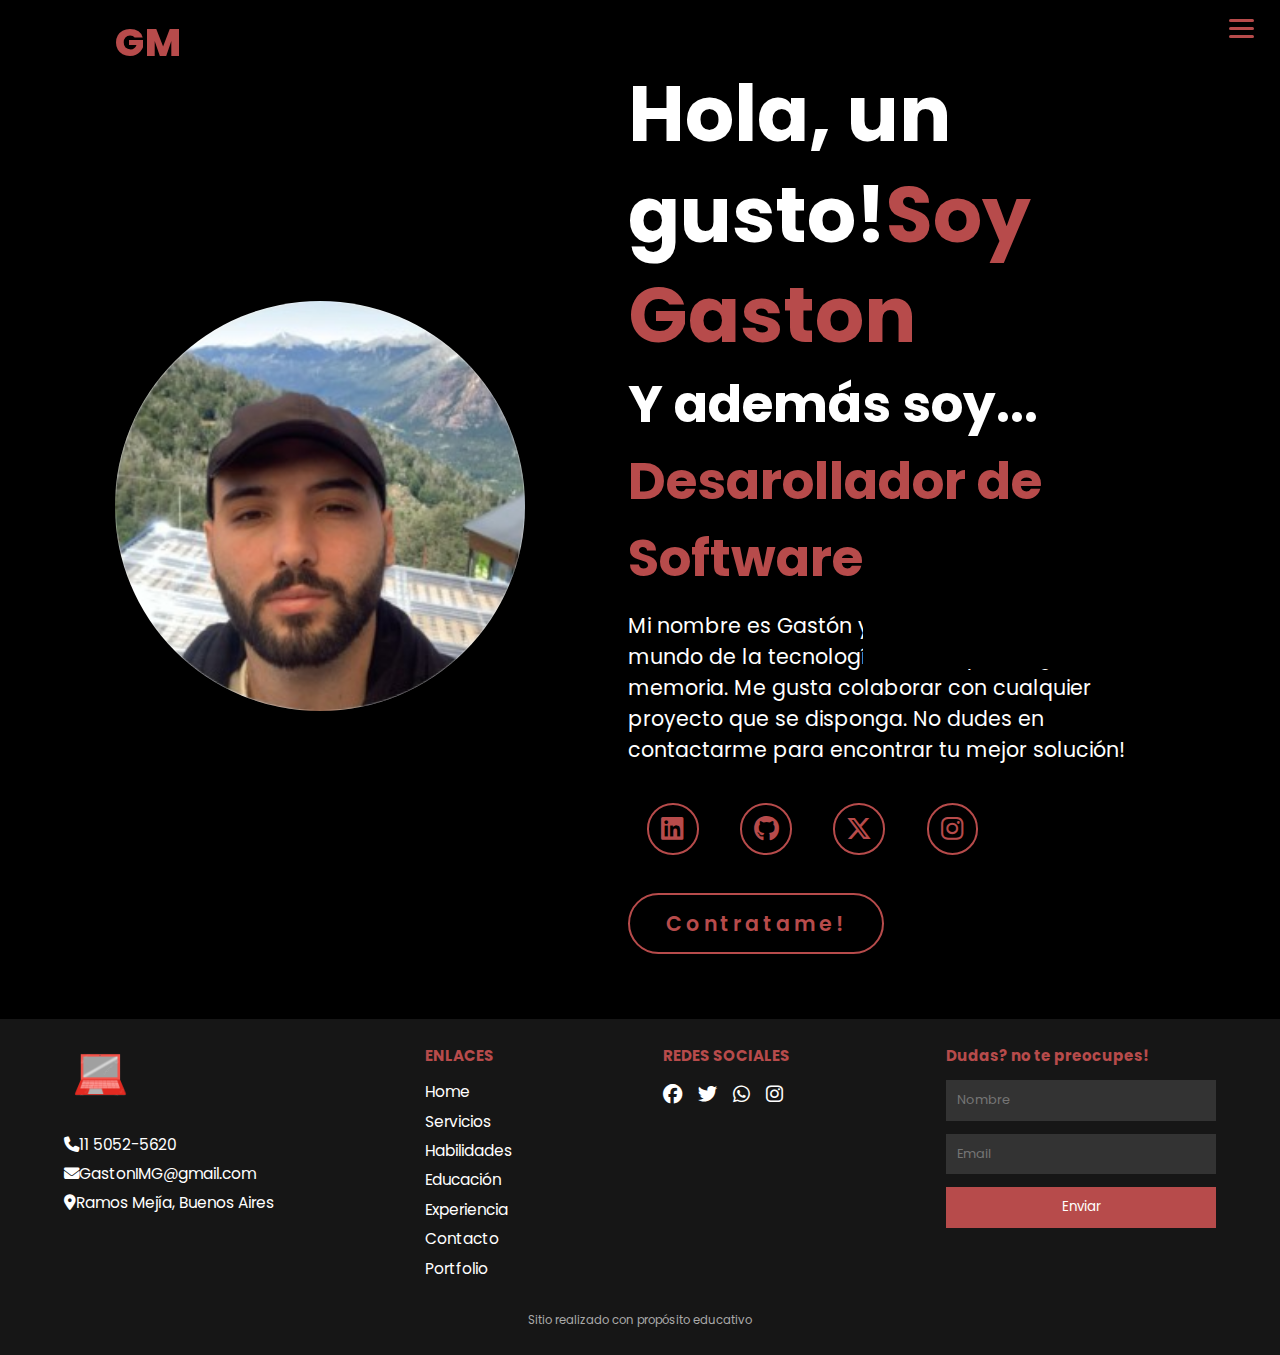
<file: index.html>
<!DOCTYPE html>
<html lang="es">
<head>
    <meta charset="UTF-8">
    <meta name="viewport" content="width=device-width, initial-scale=1.0">
    <link rel="stylesheet" href="https://cdnjs.cloudflare.com/ajax/libs/font-awesome/6.5.2/css/all.min.css">
    <link rel="stylesheet" href="https://cdnjs.cloudflare.com/ajax/libs/font-awesome/6.6.0/css/all.min.css" integrity="sha512-Kc323vGBEqzTmouAECnVceyQqyqdsSiqLQISBL29aUW4U/M7pSPA/gEUZQqv1cwx4OnYxTxve5UMg5GT6L4JJg==" crossorigin="anonymous" referrerpolicy="no-referrer">
    <link rel="stylesheet" href="./estilos.css">
    <title>Gaston Martinez</title>
</head>
<body>
    <header>
        <a href="./index.html" class="logo">GM</a>
        <button class="hamburger-menu" aria-label="Toggle navigation">
            <span></span>
            <span></span>
            <span></span>
        </button>
        <nav>
            <a href="./index.html" class="active">Home</a>
            <a href="./pages/servicios.html">Servicios</a>
            <a href="./pages/habilidades.html">Habilidades</a>
            <a href="./pages/educacion.html">Educación</a>
            <a href="./pages/experiencia.html">Experiencia</a>
            <a href="./pages/contacto.html">Contacto</a>
            <a href="./pages/portfolio.html">Portfolio</a>
        </nav>
    </header>
    <main>
        <section class="home">
            <div class="home-img">
                <img src="./img/foto.jpg" alt="">
            </div>
            <div class="home-contenido">
                <h1>Hola, un gusto!<span>Soy Gaston</span></h1>
                <h3 class="texto">Y además soy... <span></span></h3>
                <p>Mi nombre es Gastón y soy un apasionado al mundo de la tecnología desde que tengo memoria. Me gusta colaborar con cualquier proyecto que se disponga. No dudes en contactarme para encontrar tu mejor solución!</p>
                <div class="iconos-redes">
                    <a href="https://www.linkedin.com/in/gaston-mart%C3%ADnez-25b370313/" target="_blank"><i class="fa-brands fa-linkedin"></i></a>
                    <a href="https://github.com/GastonIMG" target="_blank"><i class="fa-brands fa-github"></i></a>
                    <a href="https://x.com/GastonDev_"><i class="fa-brands fa-x-twitter"></i></a>
                    <a href="https://www.instagram.com/gastondev_/"><i class="fa-brands fa-instagram"></i></a>
                </div>
                <a href="https://w.app/W0iQK4" class="btn" target="_blank">Contratame!</a>
            </div>
        </section>
    </main>
    <footer class="footer">
        <div class="contenedor">
          <!-- Contacto -->
          <div class="contacto">
            <img src="./img/logo_pc.png" alt="Icono Chat" class="icono-contacto">
            <ul>
              <li><i class="fas fa-phone"></i>11 5052-5620</li>
              <li><i class="fas fa-envelope"></i>GastonIMG@gmail.com</li>
              <li><i class="fas fa-map-marker-alt"></i>Ramos Mejía, Buenos Aires</li>
            </ul>
          </div>
      
          <!-- Enlaces -->
          <div class="enlaces">
            <h3>ENLACES</h3>
            <ul>
                <li><a href="./index.html" class="active">Home</a></li>
                <li><a href="./pages/servicios.html">Servicios</a></li>
                <li><a href="./pages/habilidades.html">Habilidades</a></li>
                <li><a href="./pages/educacion.html">Educación</a></li>
                <li><a href="./pages/experiencia.html">Experiencia</a></li>
                <li><a href="./pages/contacto.html">Contacto</a></li>
                <li><a href="./pages/portfolio.html">Portfolio</a></li>
            </ul>
          </div>
      
          <!-- Redes Sociales -->
          <div class="redes-sociales">
            <h3>REDES SOCIALES</h3>
            <div class="iconos">
              <a href="https://www.facebook.com/gaston.martinez.5648" target="_blank"><i class="fab fa-facebook"></i></a>
              <a href="https://x.com/GastonDev_" target="_blank"><i class="fab fa-twitter"></i></a>
              <a href="https://w.app/W0iQK4" target="_blank"><i class="fab fa-whatsapp"></i></a>
              <a href="https://www.instagram.com/gastondev_/" target="_blank"><i class="fab fa-instagram"></i></a>
            </div>
          </div>
      
          
          <div class="newsletter">
            <h3>Dudas? no te preocupes!</h3>
            <form>
              <input type="text" placeholder="Nombre">
              <input type="email" placeholder="Email">
              <button type="submit">Enviar</button>
            </form>
          </div>
        </div>
        <div class="copyright">
          <p>Sitio realizado con propósito educativo</p>
        </div>
    </footer>
    <script src="./app.js"></script>
</body>
</html>
</file>
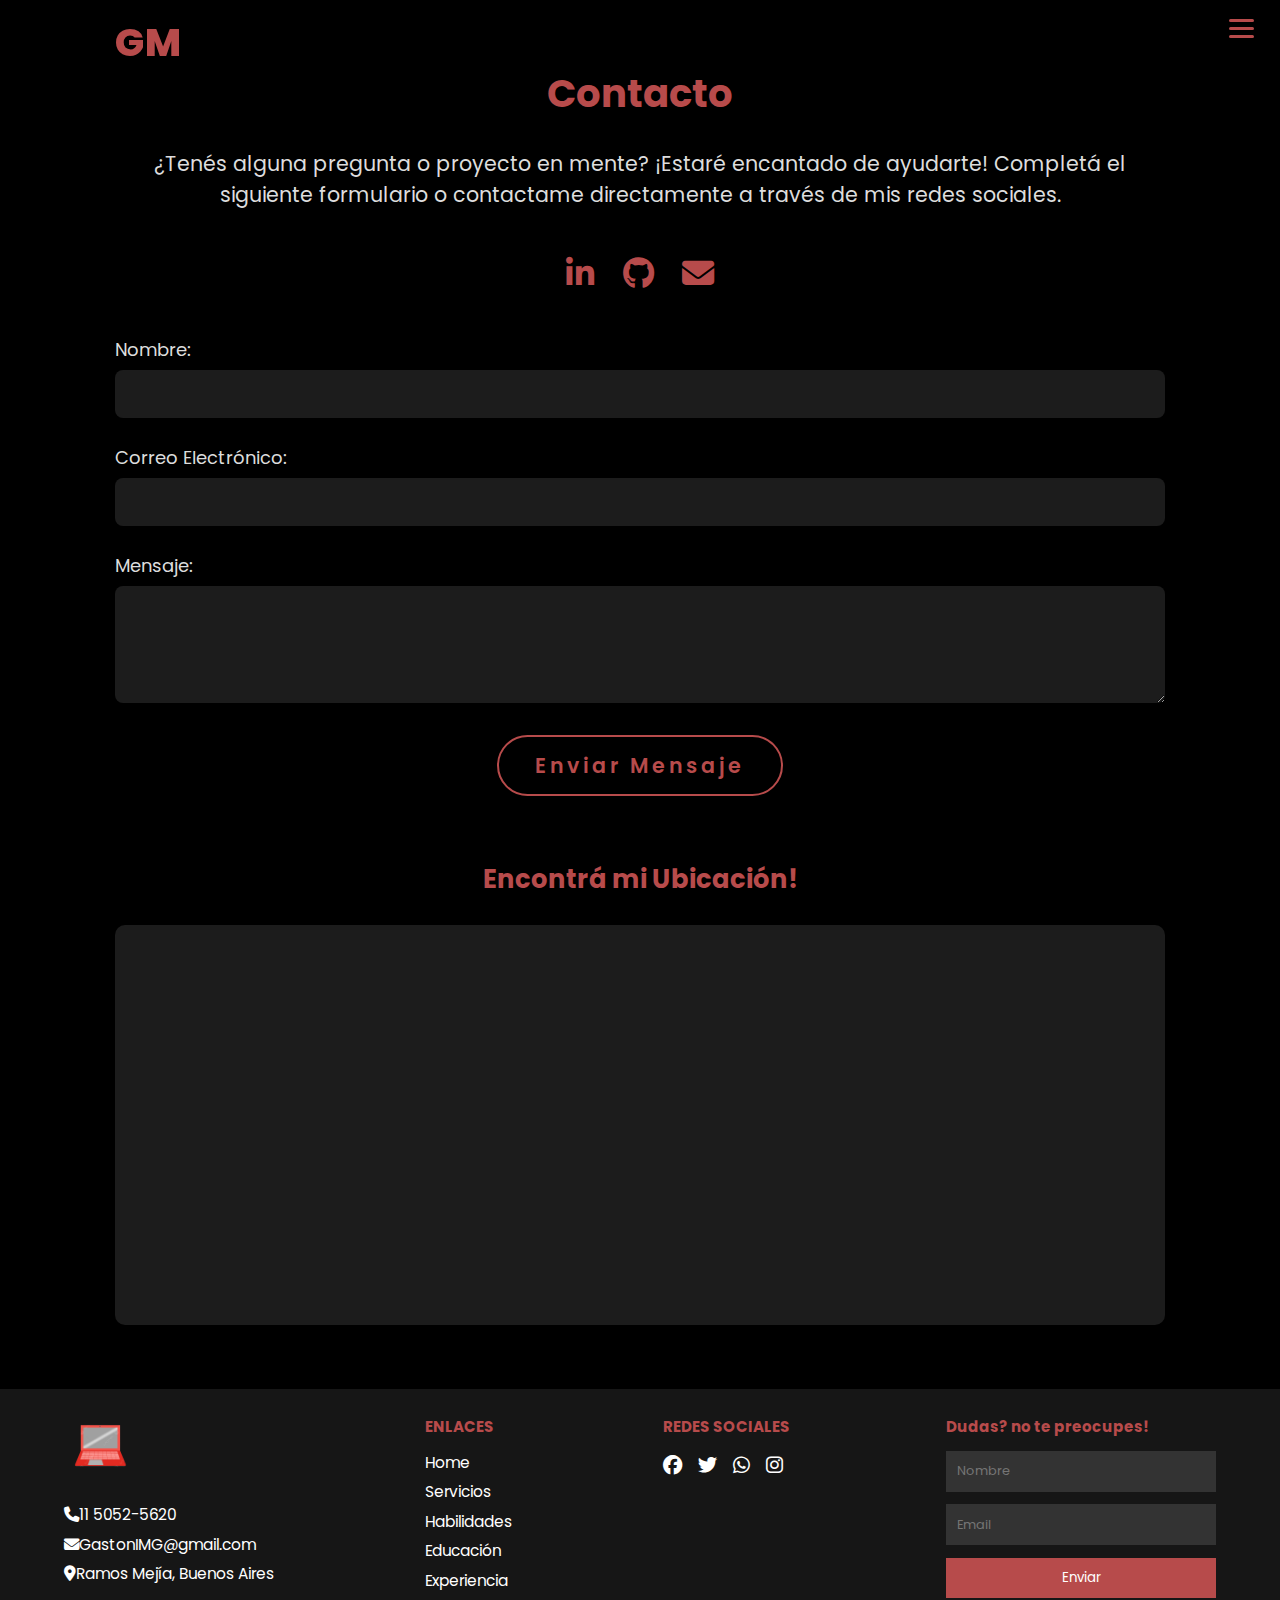
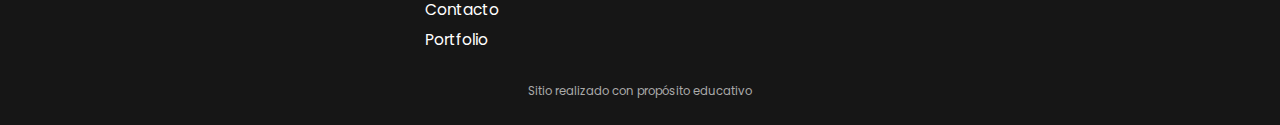
<file: pages/contacto.html>
<!DOCTYPE html>
<html lang="en">
<head>
    <meta charset="UTF-8">
    <meta name="viewport" content="width=device-width, initial-scale=1.0">
    <title>Contacto</title>
    <link rel="stylesheet" href="https://cdnjs.cloudflare.com/ajax/libs/font-awesome/6.5.2/css/all.min.css">
    <link rel="stylesheet" href="../estilos.css">
    <link rel="stylesheet" href="../css/contacto.css">
</head>
<body>
    <header>
        <a href="../index.html" class="logo">GM</a>
        <button class="hamburger-menu" aria-label="Toggle navigation">
            <span></span>
            <span></span>
            <span></span>
        </button>
        <nav>
            <a href="../index.html" class="activa">Home</a>
            <a href="../pages/servicios.html">Servicios</a>
            <a href="../pages/habilidades.html">Habilidades</a>
            <a href="../pages/educacion.html">Educación</a>
            <a href="../pages/experiencia.html">Experiencia</a>
            <a href="../pages/contacto.html">Contacto</a>
            <a href="../pages/portfolio.html">Portfolio</a>
        </nav>  
    </header>
    <main>
        <section id="contacto" class="contacto-section">
            <h2 class="contacto-title">Contacto</h2>
    
            <div class="contacto-info">
                <p class="contacto-description">
                ¿Tenés alguna pregunta o proyecto en mente? ¡Estaré encantado de ayudarte! Completá el siguiente formulario o contactame directamente a través de mis redes sociales.
                </p>
            
                <div class="contacto-socials">
                    <a href="https://www.linkedin.com/in/gaston-mart%C3%ADnez-25b370313/" target="_blank" class="social-icon">
                        <i class="fab fa-linkedin-in"></i>
                    </a>
                    <a href="https://github.com/GastonIMG" target="_blank" class="social-icon">
                        <i class="fab fa-github"></i>
                    </a>
                    <a href="https://mail.google.com/mail/u/0/#inbox" target="_blank" class="social-icon">
                        <i class="fas fa-envelope"></i>
                    </a>
                </div>
            </div>
    
            <div class="contacto-form">
                <form id="contactoForm">
                    <div class="input-group">
                        <label for="nombre">Nombre:</label>
                        <input type="text" id="nombre" name="nombre" required>
                        <small class="error" id="errorNombre"></small>
                    </div>
                    <div class="input-group">
                        <label for="email">Correo Electrónico:</label>
                        <input type="email" id="email" name="email" required>
                        <small class="error" id="errorEmail"></small>
                    </div>
                    <div class="input-group">
                        <label for="mensaje">Mensaje:</label>
                        <textarea id="mensaje" name="mensaje" rows="4" required></textarea>
                        <small class="error" id="errorMensaje"></small>
                    </div>
                    <button type="submit" class="btn">Enviar Mensaje</button>
                </form>
            </div>
            
    
            <div class="contacto-map">
                <h3 class="map-title">Encontrá mi Ubicación!</h3>
                <div id="mapa" class="mapa-container">
                    <iframe src="https://www.google.com/maps/embed?pb=!1m18!1m12!1m3!1d3283.490305916122!2d-58.384493524457625!3d-34.617047972949564!2m3!1f0!2f0!3f0!3m2!1i1024!2i768!4f13.1!3m3!1m2!1s0x95bccaba6ac89b35%3A0x1a2dc24cbca665a7!2sUADE!5e0!3m2!1ses!2sar!4v1730871874766!5m2!1ses!2sar" width="600" height="450" style="border:0;" allowfullscreen="" loading="lazy" referrerpolicy="no-referrer-when-downgrade"></iframe>
                </div>
            </div>
        </section>
    </main>
    <footer class="footer">
        <div class="contenedor">
          <!-- Contacto -->
          <div class="contacto">
            <img src="../img/logo_pc.png" alt="Icono Chat" class="icono-contacto">
            <ul>
              <li><i class="fas fa-phone"></i>11 5052-5620</li>
              <li><i class="fas fa-envelope"></i>GastonIMG@gmail.com</li>
              <li><i class="fas fa-map-marker-alt"></i>Ramos Mejía, Buenos Aires</li>
            </ul>
          </div>
      
          <!-- Enlaces -->
          <div class="enlaces">
            <h3>ENLACES</h3>
            <ul>
                <li><a href="../index.html" class="active">Home</a></li>
                <li><a href="../pages/servicios.html">Servicios</a></li>
                <li><a href="../pages/habilidades.html">Habilidades</a></li>
                <li><a href="../pages/educacion.html">Educación</a></li>
                <li><a href="../pages/experiencia.html">Experiencia</a></li>
                <li><a href="../pages/contacto.html">Contacto</a></li>
                <li><a href="../pages/portfolio.html">Portfolio</a></li>
            </ul>
          </div>
      
          <!-- Redes Sociales -->
          <div class="redes-sociales">
            <h3>REDES SOCIALES</h3>
            <div class="iconos">
              <a href="https://www.facebook.com/gaston.martinez.5648" target="_blank"><i class="fab fa-facebook"></i></a>
              <a href="https://x.com/GastonDev_" target="_blank"><i class="fab fa-twitter"></i></a>
              <a href="https://w.app/W0iQK4" target="_blank"><i class="fab fa-whatsapp"></i></a>
              <a href="https://www.instagram.com/gastondev_/" target="_blank"><i class="fab fa-instagram"></i></a>
            </div>
          </div>
      
          
          <div class="newsletter">
            <h3>Dudas? no te preocupes!</h3>
            <form>
              <input type="text" placeholder="Nombre">
              <input type="email" placeholder="Email">
              <button type="submit">Enviar</button>
            </form>
          </div>
        </div>
        <div class="copyright">
          <p>Sitio realizado con propósito educativo</p>
        </div>
    </footer>
    <script src="../app.js"></script>
    

</body>
</html>
</file>
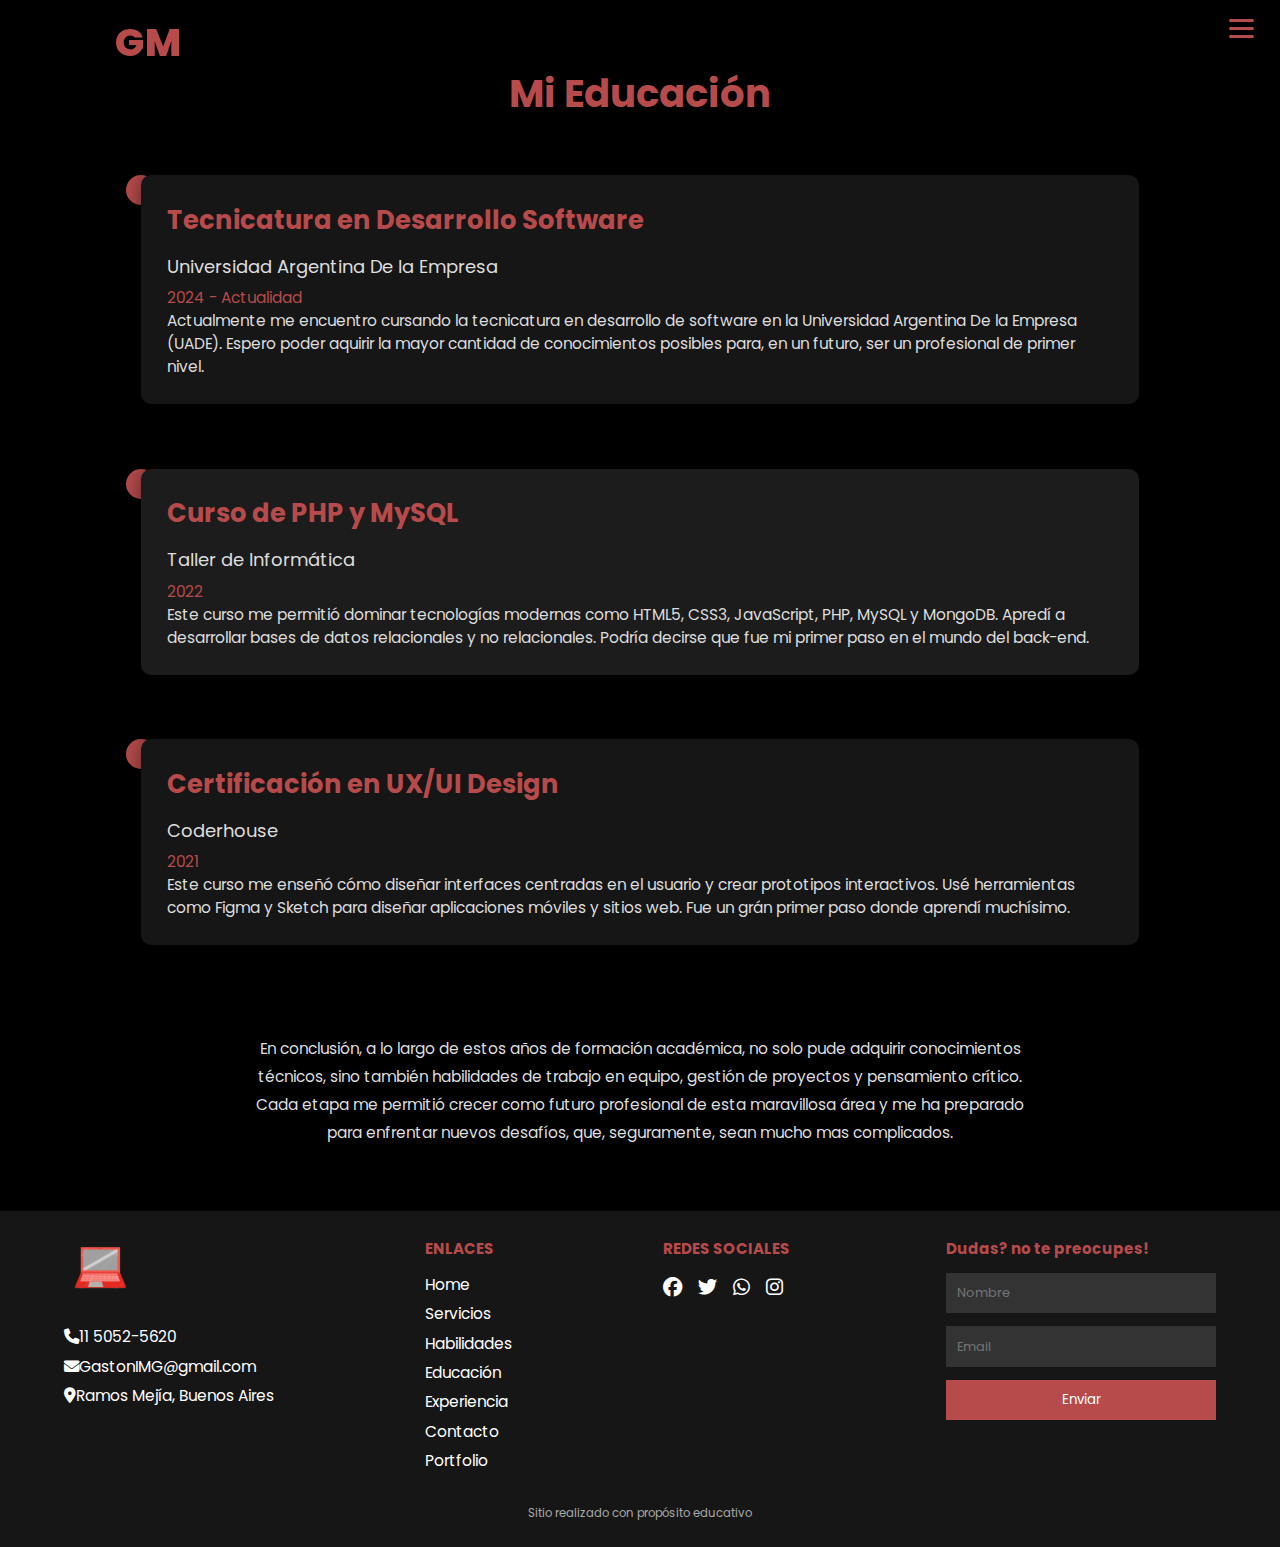
<file: pages/educacion.html>
<!DOCTYPE html>
<html lang="en">
<head>
    <meta charset="UTF-8">
    <meta name="viewport" content="width=device-width, initial-scale=1.0">
    <title>Educacion</title>
    <link rel="stylesheet" href="https://cdnjs.cloudflare.com/ajax/libs/font-awesome/6.5.2/css/all.min.css">
    <link rel="stylesheet" href="../estilos.css">
    <link rel="stylesheet" href="../css/educacion.css">
</head>
<body>
    <header>
        <a href="../index.html" class="logo">GM</a>
        <button class="hamburger-menu" aria-label="Toggle navigation">
            <span></span>
            <span></span>
            <span></span>
        </button>
        <nav>
          <a href="../index.html" class="activa">Home</a>
          <a href="../pages/servicios.html">Servicios</a>
          <a href="../pages/habilidades.html">Habilidades</a>
          <a href="../pages/educacion.html">Educación</a>
          <a href="../pages/experiencia.html">Experiencia</a>
          <a href="../pages/contacto.html">Contacto</a>
          <a href="../pages/portfolio.html">Portfolio</a>
      </nav>  
    </header>
    <main>
        <section id="educacion" class="educacion-section">
            <h2 class="educacion-title">Mi Educación</h2>
            <div class="timeline">
                <div class="timeline-item">
                    <div class="timeline-point"></div>
                    <div class="timeline-content">
                        <h3 class="educacion-degree">Tecnicatura en Desarrollo Software</h3>
                        <p class="educacion-university">Universidad Argentina De la Empresa</p>
                        <span class="educacion-date">2024 - Actualidad</span>
                        <p class="educacion-description">Actualmente me encuentro cursando la tecnicatura en desarrollo de software en la Universidad Argentina De la Empresa (UADE). Espero poder aquirir la mayor cantidad de conocimientos posibles para, en un futuro, ser un profesional de primer nivel.</p>
                    </div>
                </div>
    
                <div class="timeline-item">
                    <div class="timeline-point"></div>
                    <div class="timeline-content">
                        <h3 class="educacion-degree">Curso de PHP y MySQL</h3>
                        <p class="educacion-university">Taller de Informática</p>
                        <span class="educacion-date">2022</span>
                        <p class="educacion-description">Este curso me permitió dominar tecnologías modernas como HTML5, CSS3, JavaScript, PHP, MySQL y MongoDB. Apredí a desarrollar bases de datos relacionales y no relacionales. Podría decirse que fue mi primer paso en el mundo del back-end.</p>
                    </div>
                </div>
    
                <div class="timeline-item">
                    <div class="timeline-point"></div>
                    <div class="timeline-content">
                        <h3 class="educacion-degree">Certificación en UX/UI Design</h3>
                        <p class="educacion-university">Coderhouse</p>
                        <span class="educacion-date">2021</span>
                        <p class="educacion-description">Este curso me enseñó cómo diseñar interfaces centradas en el usuario y crear prototipos interactivos. Usé herramientas como Figma y Sketch para diseñar aplicaciones móviles y sitios web. Fue un grán primer paso donde aprendí muchísimo.</p>
                    </div>
                </div>
            </div>
    
            <div class="educacion-footer">
                <p class="footer-text">En conclusión, a lo largo de estos años de formación académica, no solo pude adquirir conocimientos técnicos, sino también habilidades de trabajo en equipo, gestión de proyectos y pensamiento crítico. Cada etapa me permitió crecer como futuro profesional de esta maravillosa área y me ha preparado para enfrentar nuevos desafíos, que, seguramente, sean mucho mas complicados.</p>
            </div>
        </section>
    </main>
    <footer class="footer">
        <div class="contenedor">
          <!-- Contacto -->
          <div class="contacto">
            <img src="../img/logo_pc.png" alt="Icono Chat" class="icono-contacto">
            <ul>
              <li><i class="fas fa-phone"></i>11 5052-5620</li>
              <li><i class="fas fa-envelope"></i>GastonIMG@gmail.com</li>
              <li><i class="fas fa-map-marker-alt"></i>Ramos Mejía, Buenos Aires</li>
            </ul>
          </div>
      
          <!-- Enlaces -->
          <div class="enlaces">
            <h3>ENLACES</h3>
            <ul>
                <li><a href="../index.html" class="active">Home</a></li>
                <li><a href="../pages/servicios.html">Servicios</a></li>
                <li><a href="../pages/habilidades.html">Habilidades</a></li>
                <li><a href="../pages/educacion.html">Educación</a></li>
                <li><a href="../pages/experiencia.html">Experiencia</a></li>
                <li><a href="../pages/contacto.html">Contacto</a></li>
                <li><a href="../pages/portfolio.html">Portfolio</a></li>
            </ul>
          </div>
      
          <!-- Redes Sociales -->
          <div class="redes-sociales">
            <h3>REDES SOCIALES</h3>
            <div class="iconos">
              <a href="https://www.facebook.com/gaston.martinez.5648" target="_blank"><i class="fab fa-facebook"></i></a>
              <a href="https://x.com/GastonDev_" target="_blank"><i class="fab fa-twitter"></i></a>
              <a href="https://w.app/W0iQK4" target="_blank"><i class="fab fa-whatsapp"></i></a>
              <a href="https://www.instagram.com/gastondev_/" target="_blank"><i class="fab fa-instagram"></i></a>
            </div>
          </div>
      
          
          <div class="newsletter">
            <h3>Dudas? no te preocupes!</h3>
            <form>
              <input type="text" placeholder="Nombre">
              <input type="email" placeholder="Email">
              <button type="submit">Enviar</button>
            </form>
          </div>
        </div>
        <div class="copyright">
          <p>Sitio realizado con propósito educativo</p>
        </div>
    </footer>
    <script src="../app.js"></script>
    

</body>
</html>
</file>
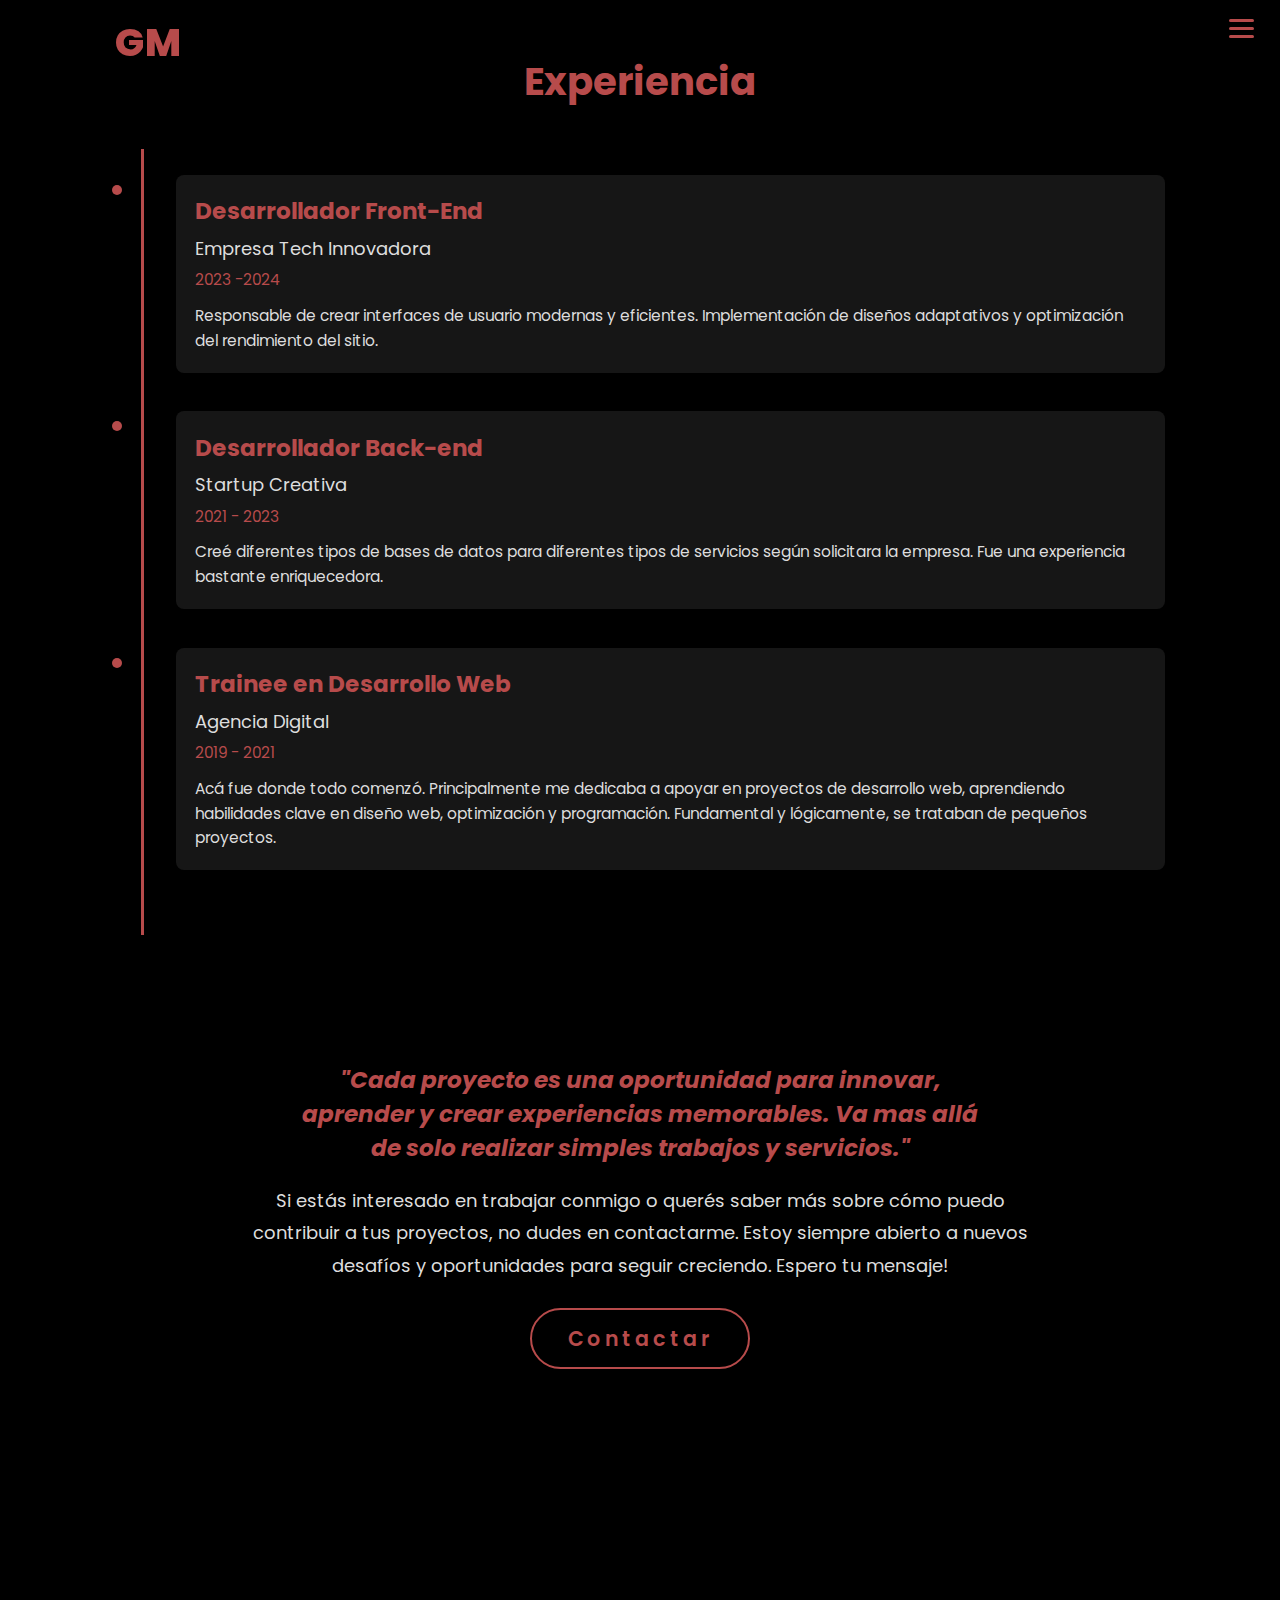
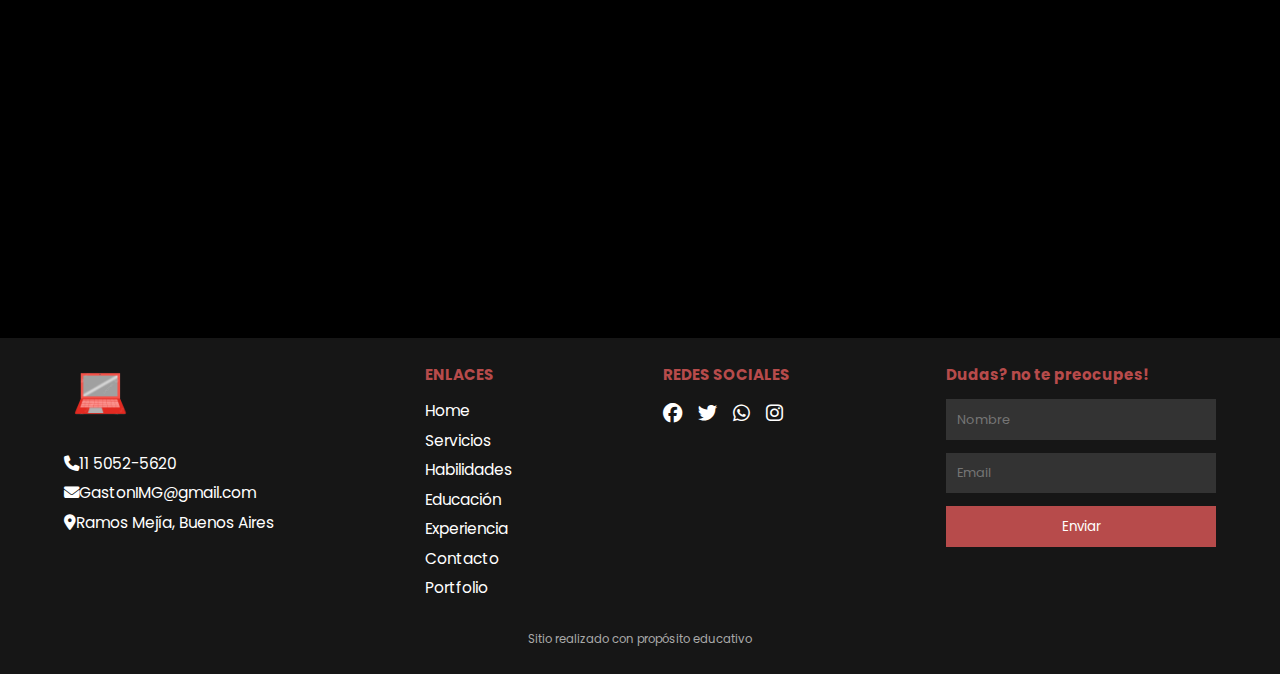
<file: pages/experiencia.html>
<!DOCTYPE html>
<html lang="es">
<head>
    <meta charset="UTF-8">
    <meta name="viewport" content="width=device-width, initial-scale=1.0">
    <title>Experiencia</title>
    <link rel="stylesheet" href="https://cdnjs.cloudflare.com/ajax/libs/font-awesome/6.5.2/css/all.min.css">
    <link rel="stylesheet" href="../estilos.css">
    <link rel="stylesheet" href="../css/experiencia.css">

</head>
<body>
    <header>
        <a href="../index.html" class="logo">GM</a>
        <button class="hamburger-menu" aria-label="Toggle navigation">
            <span></span>
            <span></span>
            <span></span>
        </button>
        <nav>
            <a href="../index.html" class="activa">Home</a>
            <a href="../pages/servicios.html">Servicios</a>
            <a href="../pages/habilidades.html">Habilidades</a>
            <a href="../pages/educacion.html">Educación</a>
            <a href="../pages/experiencia.html">Experiencia</a>
            <a href="../pages/contacto.html">Contacto</a>
            <a href="../pages/portfolio.html">Portfolio</a>
        </nav>  
    </header>
    <main>
        <section id="experiencia" class="experiencia-section">
            <h2 class="experiencia-title">Experiencia</h2>
            <div class="experiencia-timeline">
                <div class="experiencia-item">
                    <div class="experiencia-content">
                        <h3 class="experiencia-role">Desarrollador Front-End</h3>
                        <p class="experiencia-company">Empresa Tech Innovadora</p>
                        <span class="experiencia-date">2023 -2024</span>
                        <p class="experiencia-description">Responsable de crear interfaces de usuario modernas y eficientes. Implementación de diseños adaptativos y optimización del rendimiento del sitio.</p>
                    </div>
                </div>
            
                <div class="experiencia-item">
                    <div class="experiencia-content">
                        <h3 class="experiencia-role">Desarrollador Back-end</h3>
                        <p class="experiencia-company">Startup Creativa</p>
                        <span class="experiencia-date">2021 - 2023</span>
                        <p class="experiencia-description">Creé diferentes tipos de bases de datos para diferentes tipos de servicios según solicitara la empresa. Fue una experiencia bastante enriquecedora.</p>
                    </div>
                </div>
            
                <div class="experiencia-item">
                    <div class="experiencia-content">
                        <h3 class="experiencia-role">Trainee en Desarrollo Web</h3>
                        <p class="experiencia-company">Agencia Digital</p>
                        <span class="experiencia-date">2019 - 2021</span>
                        <p class="experiencia-description">Acá fue donde todo comenzó. Principalmente me dedicaba a apoyar en proyectos de desarrollo web, aprendiendo habilidades clave en diseño web, optimización y programación. Fundamental y lógicamente, se trataban de pequeños proyectos.</p>
                    </div>
                </div>
            </div>
        </section>

        <section class="experiencia-summary">
            <blockquote class="experiencia-quote">
                "Cada proyecto es una oportunidad para innovar, aprender y crear experiencias memorables. Va mas allá de solo realizar simples trabajos y servicios."
            </blockquote>
            <p class="experiencia-summary-text">
                Si estás interesado en trabajar conmigo o querés saber más sobre cómo puedo contribuir a tus proyectos, no dudes en contactarme. Estoy siempre abierto a nuevos desafíos y oportunidades para seguir creciendo. Espero tu mensaje!
            </p>
            <a href="../pages/contacto.html" class="btn">Contactar</a>
        </section>
    </main>
    <footer class="footer">
        <div class="contenedor">
          <!-- Contacto -->
          <div class="contacto">
            <img src="../img/logo_pc.png" alt="Icono Chat" class="icono-contacto">
            <ul>
              <li><i class="fas fa-phone"></i>11 5052-5620</li>
              <li><i class="fas fa-envelope"></i>GastonIMG@gmail.com</li>
              <li><i class="fas fa-map-marker-alt"></i>Ramos Mejía, Buenos Aires</li>
            </ul>
          </div>
      
          <!-- Enlaces -->
          <div class="enlaces">
            <h3>ENLACES</h3>
            <ul>
                <li><a href="../index.html" class="active">Home</a></li>
                <li><a href="../pages/servicios.html">Servicios</a></li>
                <li><a href="../pages/habilidades.html">Habilidades</a></li>
                <li><a href="../pages/educacion.html">Educación</a></li>
                <li><a href="../pages/experiencia.html">Experiencia</a></li>
                <li><a href="../pages/contacto.html">Contacto</a></li>
                <li><a href="../pages/portfolio.html">Portfolio</a></li>
            </ul>
          </div>
      
          <!-- Redes Sociales -->
          <div class="redes-sociales">
            <h3>REDES SOCIALES</h3>
            <div class="iconos">
              <a href="https://www.facebook.com/gaston.martinez.5648" target="_blank"><i class="fab fa-facebook"></i></a>
              <a href="https://x.com/GastonDev_" target="_blank"><i class="fab fa-twitter"></i></a>
              <a href="https://w.app/W0iQK4" target="_blank"><i class="fab fa-whatsapp"></i></a>
              <a href="https://www.instagram.com/gastondev_/" target="_blank"><i class="fab fa-instagram"></i></a>
            </div>
          </div>
      
          
          <div class="newsletter">
            <h3>Dudas? no te preocupes!</h3>
            <form>
              <input type="text" placeholder="Nombre">
              <input type="email" placeholder="Email">
              <button type="submit">Enviar</button>
            </form>
          </div>
        </div>
        <div class="copyright">
          <p>Sitio realizado con propósito educativo</p>
        </div>
    </footer>
    <script src="../app.js"></script>

</body>
</html>
</file>
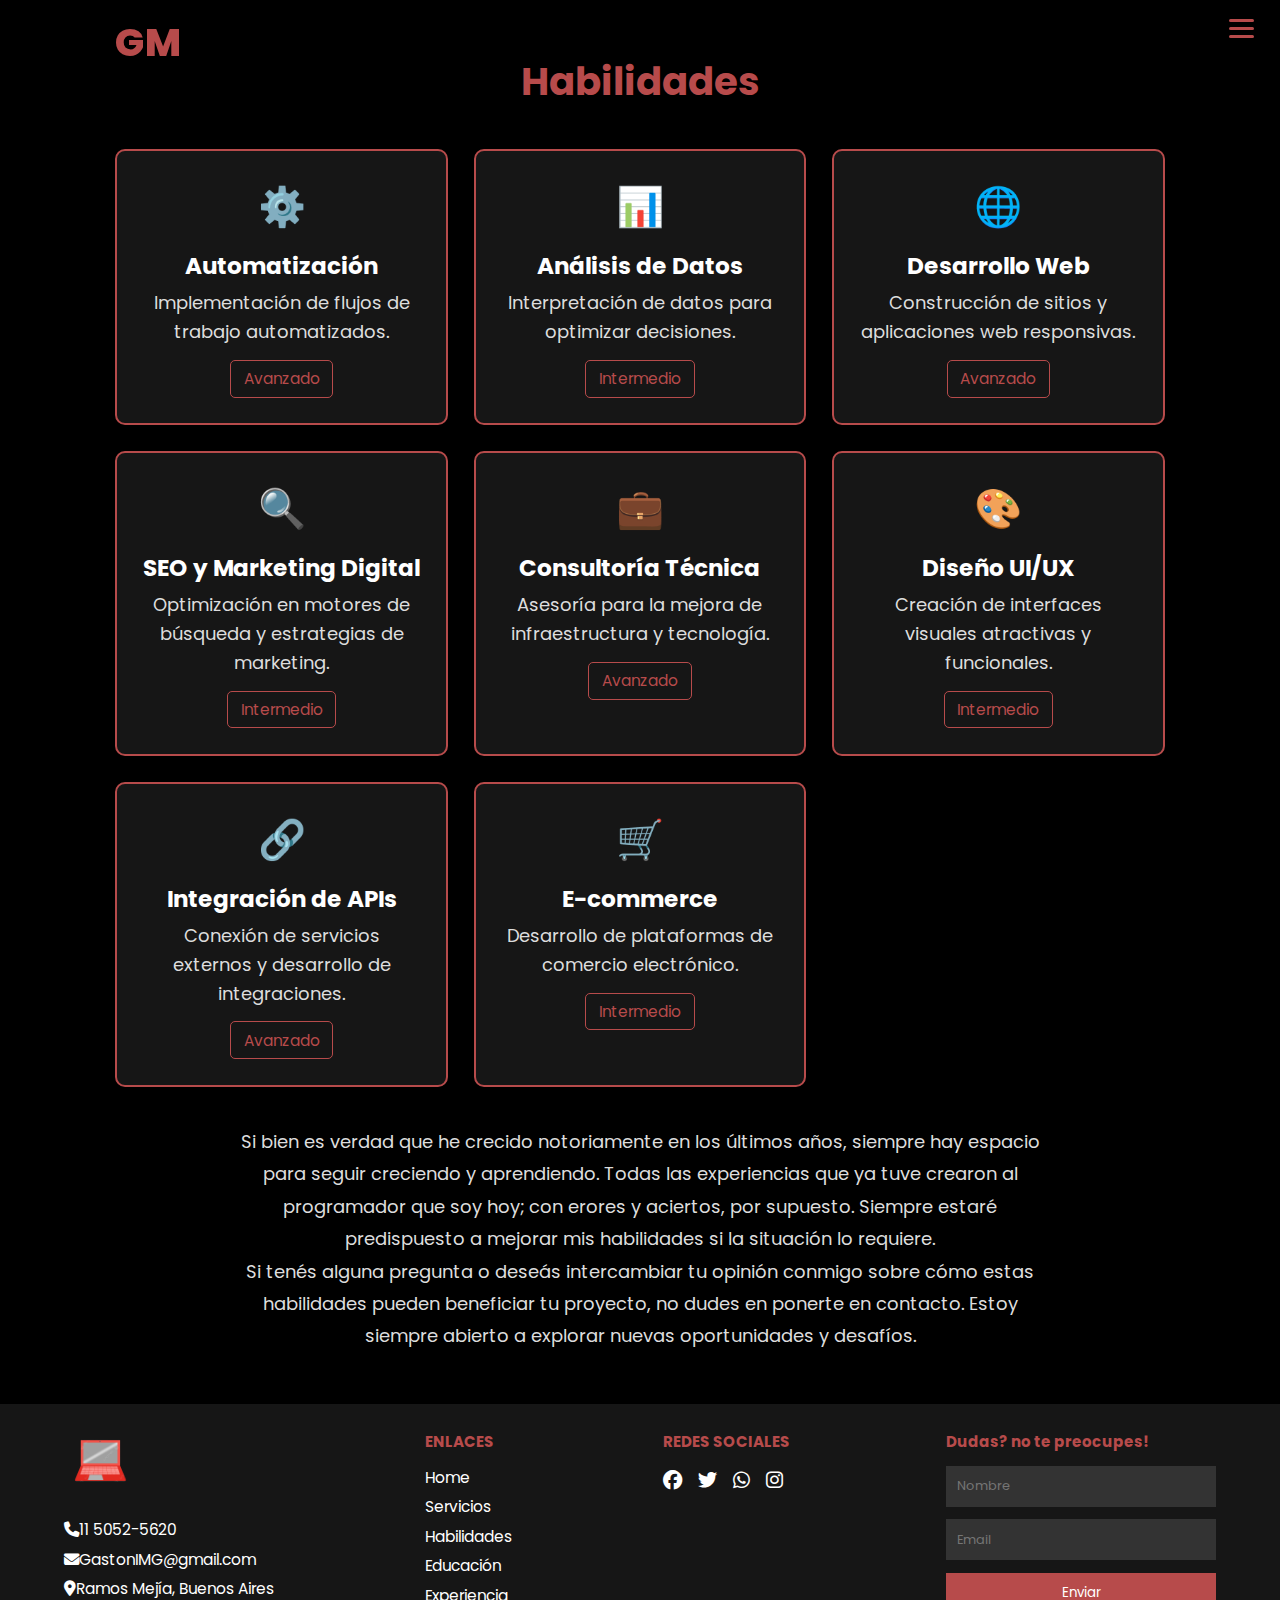
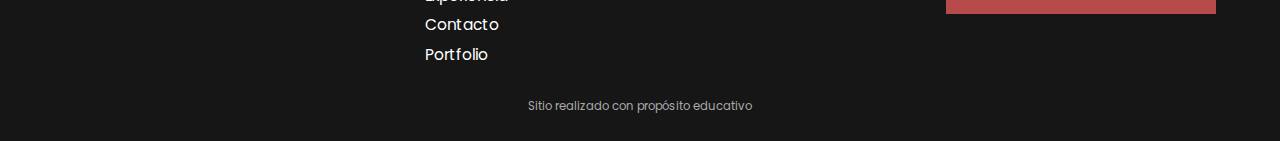
<file: pages/habilidades.html>
<!DOCTYPE html>
<html lang="en">
<head>
    <meta charset="UTF-8">
    <meta name="viewport" content="width=device-width, initial-scale=1.0">
    <title>Habilidades</title>
    <link rel="stylesheet" href="https://cdnjs.cloudflare.com/ajax/libs/font-awesome/6.5.2/css/all.min.css">
    <link rel="stylesheet" href="../estilos.css">
    <link rel="stylesheet" href="../css/habilidades.css">
</head>
<body>
    <header>
        <a href="../index.html" class="logo">GM</a>
        <button class="hamburger-menu" aria-label="Toggle navigation">
            <span></span>
            <span></span>
            <span></span>
        </button>
        <nav>
            <a href="../index.html" class="activa">Home</a>
            <a href="../pages/servicios.html">Servicios</a>
            <a href="../pages/habilidades.html">Habilidades</a>
            <a href="../pages/educacion.html">Educación</a>
            <a href="../pages/experiencia.html">Experiencia</a>
            <a href="../pages/contacto.html">Contacto</a>
            <a href="../pages/portfolio.html">Portfolio</a>
        </nav>  
    </header>
    <main>
        <section id="skills" class="skills-section">
            <h2 class="skills-title">Habilidades</h2>
            <div class="skills-grid">
                <div class="skill-card">
                    <div class="skill-icon">⚙️</div>
                    <h3 class="skill-name">Automatización</h3>
                    <p class="skill-description">Implementación de flujos de trabajo automatizados.</p>
                    <span class="skill-level">Avanzado</span>
                </div>
                <div class="skill-card">
                    <div class="skill-icon">📊</div>
                    <h3 class="skill-name">Análisis de Datos</h3>
                    <p class="skill-description">Interpretación de datos para optimizar decisiones.</p>
                    <span class="skill-level">Intermedio</span>
                </div>
                <div class="skill-card">
                    <div class="skill-icon">🌐</div>
                    <h3 class="skill-name">Desarrollo Web</h3>
                    <p class="skill-description">Construcción de sitios y aplicaciones web responsivas.</p>
                    <span class="skill-level">Avanzado</span>
                </div>
                <div class="skill-card">
                    <div class="skill-icon">🔍</div>
                    <h3 class="skill-name">SEO y Marketing Digital</h3>
                    <p class="skill-description">Optimización en motores de búsqueda y estrategias de marketing.</p>
                    <span class="skill-level">Intermedio</span>
                </div>
                <div class="skill-card">
                    <div class="skill-icon">💼</div>
                    <h3 class="skill-name">Consultoría Técnica</h3>
                    <p class="skill-description">Asesoría para la mejora de infraestructura y tecnología.</p>
                    <span class="skill-level">Avanzado</span>
                </div>
                <div class="skill-card">
                    <div class="skill-icon">🎨</div>
                    <h3 class="skill-name">Diseño UI/UX</h3>
                    <p class="skill-description">Creación de interfaces visuales atractivas y funcionales.</p>
                    <span class="skill-level">Intermedio</span>
                </div>
                <div class="skill-card">
                    <div class="skill-icon">🔗</div>
                    <h3 class="skill-name">Integración de APIs</h3>
                    <p class="skill-description">Conexión de servicios externos y desarrollo de integraciones.</p>
                    <span class="skill-level">Avanzado</span>
                </div>
                <div class="skill-card">
                    <div class="skill-icon">🛒</div>
                    <h3 class="skill-name">E-commerce</h3>
                    <p class="skill-description">Desarrollo de plataformas de comercio electrónico.</p>
                    <span class="skill-level">Intermedio</span>
                </div>
            </div>

            <div class="skills-summary">
                <p>Si bien es verdad que he crecido notoriamente en los últimos años, siempre hay espacio para seguir creciendo y aprendiendo. Todas las experiencias que ya tuve crearon al programador que soy hoy; con erores y aciertos, por supuesto. Siempre estaré predispuesto a mejorar mis habilidades si la situación lo requiere.</p>
                <p>Si tenés alguna pregunta o deseás intercambiar tu opinión conmigo sobre cómo estas habilidades pueden beneficiar tu proyecto, no dudes en ponerte en contacto. Estoy siempre abierto a explorar nuevas oportunidades y desafíos.</p>
            </div>
        </section>
    </main>
    <footer class="footer">
        <div class="contenedor">
          <!-- Contacto -->
          <div class="contacto">
            <img src="../img/logo_pc.png" alt="Icono Chat" class="icono-contacto">
            <ul>
              <li><i class="fas fa-phone"></i>11 5052-5620</li>
              <li><i class="fas fa-envelope"></i>GastonIMG@gmail.com</li>
              <li><i class="fas fa-map-marker-alt"></i>Ramos Mejía, Buenos Aires</li>
            </ul>
          </div>
      
          <!-- Enlaces -->
          <div class="enlaces">
            <h3>ENLACES</h3>
            <ul>
                <li><a href="../index.html" class="active">Home</a></li>
                <li><a href="../pages/servicios.html">Servicios</a></li>
                <li><a href="../pages/habilidades.html">Habilidades</a></li>
                <li><a href="../pages/educacion.html">Educación</a></li>
                <li><a href="../pages/experiencia.html">Experiencia</a></li>
                <li><a href="../pages/contacto.html">Contacto</a></li>
                <li><a href="../pages/portfolio.html">Portfolio</a></li>
            </ul>
          </div>
      
          <!-- Redes Sociales -->
          <div class="redes-sociales">
            <h3>REDES SOCIALES</h3>
            <div class="iconos">
              <a href="https://www.facebook.com/gaston.martinez.5648" target="_blank"><i class="fab fa-facebook"></i></a>
              <a href="https://x.com/GastonDev_" target="_blank"><i class="fab fa-twitter"></i></a>
              <a href="https://w.app/W0iQK4" target="_blank"><i class="fab fa-whatsapp"></i></a>
              <a href="https://www.instagram.com/gastondev_/" target="_blank"><i class="fab fa-instagram"></i></a>
            </div>
          </div>
      
          
          <div class="newsletter">
            <h3>Dudas? no te preocupes!</h3>
            <form>
              <input type="text" placeholder="Nombre">
              <input type="email" placeholder="Email">
              <button type="submit">Enviar</button>
            </form>
          </div>
        </div>
        <div class="copyright">
          <p>Sitio realizado con propósito educativo</p>
        </div>
    </footer>
    <script src="../app.js"></script>
    
    
</body>
</html>
</file>
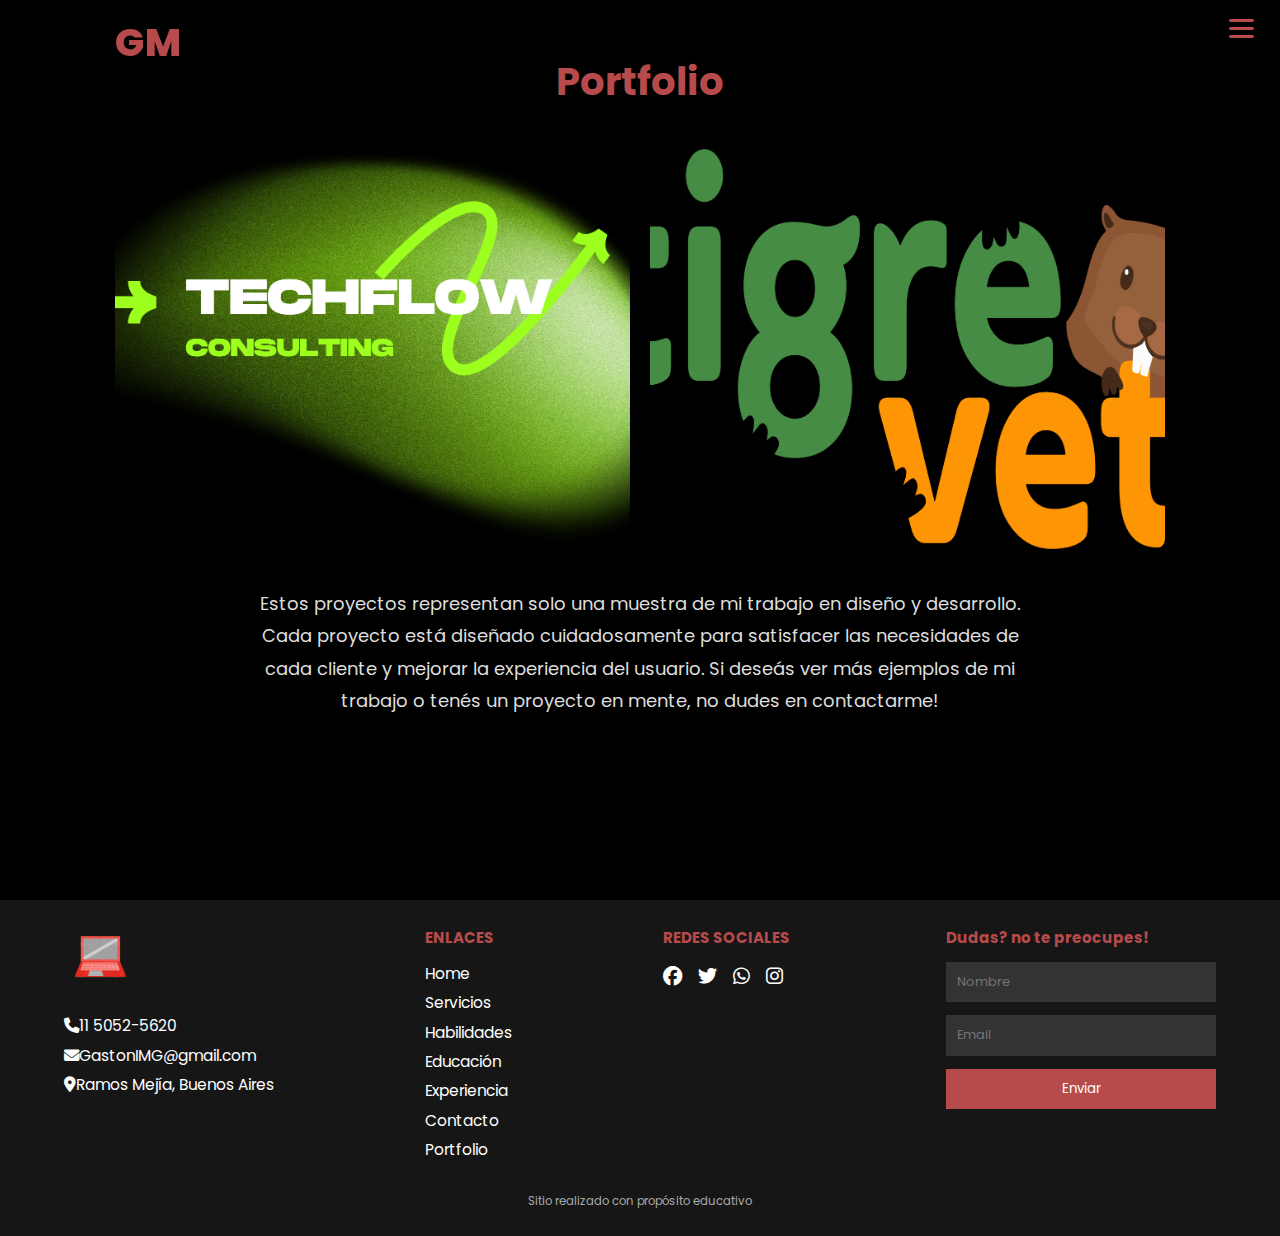
<file: pages/portfolio.html>
<!DOCTYPE html>
<html lang="en">
<head>
    <meta charset="UTF-8">
    <meta name="viewport" content="width=device-width, initial-scale=1.0">
    <title>Portfolio</title>
    <link rel="stylesheet" href="https://cdnjs.cloudflare.com/ajax/libs/font-awesome/6.5.2/css/all.min.css">
    <link rel="stylesheet" href="../estilos.css">
    <link rel="stylesheet" href="../css/portfolio.css">
</head>
<body>
    <header>
        <a href="../index.html" class="logo">GM</a>
        <button class="hamburger-menu" aria-label="Toggle navigation">
            <span></span>
            <span></span>
            <span></span>
        </button>
        <nav>
          <a href="../index.html" class="activa">Home</a>
          <a href="../pages/servicios.html">Servicios</a>
          <a href="../pages/habilidades.html">Habilidades</a>
          <a href="../pages/educacion.html">Educación</a>
          <a href="../pages/experiencia.html">Experiencia</a>
          <a href="../pages/contacto.html">Contacto</a>
          <a href="../pages/portfolio.html">Portfolio</a>
        </nav>  
    </header>
    <main>
        <section id="portfolio" class="portfolio-section">
            <h2 class="portfolio-title">Portfolio</h2>
            <div class="portfolio-mosaic">
                <div class="portfolio-item" style="background-image: url('../img/hero.png');">
                    <div class="portfolio-overlay">
                        <h3 class="portfolio-name">Techflod</h3>
                        <p class="portfolio-description">Nuestra consultura tecnológica, las mas innovadora y moderna, por supuesto.</p>
                        <a href="https://andreiveisuade.github.io/desarrollo_web_tpgrupal_13/index.html" target="_blank" class="portfolio-link">Ver proyecto</a>
                    </div>
                </div>
                <div class="portfolio-item" style="background-image: url('../img/logo_tigrevet.png');">
                    <div class="portfolio-overlay">
                        <h3 class="portfolio-name">Tigrevet</h3>
                        <p class="portfolio-description">Nuestra veterinaria online, comprometida con el bienestar de tu familia de cuatro patas.</p>
                        <a href="https://andres-cecconi.github.io/tigreVet_desarrolloWeb/" target="_blank" class="portfolio-link">Ver proyecto</a>
                    </div>
                </div>
            </div>
    
            <div class="portfolio-summary">
                <p>Estos proyectos representan solo una muestra de mi trabajo en diseño y desarrollo. Cada proyecto está diseñado cuidadosamente para satisfacer las necesidades de cada cliente y mejorar la experiencia del usuario. Si deseás ver más ejemplos de mi trabajo o tenés un proyecto en mente, no dudes en contactarme!</p>
            </div>
        </section>
    </main>
    <footer class="footer">
        <div class="contenedor">
          <!-- Contacto -->
          <div class="contacto">
            <img src="../img/logo_pc.png" alt="Icono Chat" class="icono-contacto">
            <ul>
              <li><i class="fas fa-phone"></i>11 5052-5620</li>
              <li><i class="fas fa-envelope"></i>GastonIMG@gmail.com</li>
              <li><i class="fas fa-map-marker-alt"></i>Ramos Mejía, Buenos Aires</li>
            </ul>
          </div>
      
          <!-- Enlaces -->
          <div class="enlaces">
            <h3>ENLACES</h3>
            <ul>
                <li><a href="../index.html" class="active">Home</a></li>
                <li><a href="../pages/servicios.html">Servicios</a></li>
                <li><a href="../pages/habilidades.html">Habilidades</a></li>
                <li><a href="../pages/educacion.html">Educación</a></li>
                <li><a href="../pages/experiencia.html">Experiencia</a></li>
                <li><a href="../pages/contacto.html">Contacto</a></li>
                <li><a href="../pages/portfolio.html">Portfolio</a></li>
            </ul>
          </div>
      
          <!-- Redes Sociales -->
          <div class="redes-sociales">
            <h3>REDES SOCIALES</h3>
            <div class="iconos">
              <a href="https://www.facebook.com/gaston.martinez.5648" target="_blank"><i class="fab fa-facebook"></i></a>
              <a href="https://x.com/GastonDev_" target="_blank"><i class="fab fa-twitter"></i></a>
              <a href="https://w.app/W0iQK4" target="_blank"><i class="fab fa-whatsapp"></i></a>
              <a href="https://www.instagram.com/gastondev_/" target="_blank"><i class="fab fa-instagram"></i></a>
            </div>
          </div>
      
          
          <div class="newsletter">
            <h3>Dudas? no te preocupes!</h3>
            <form>
              <input type="text" placeholder="Nombre">
              <input type="email" placeholder="Email">
              <button type="submit">Enviar</button>
            </form>
          </div>
        </div>
        <div class="copyright">
          <p>Sitio realizado con propósito educativo</p>
        </div>
    </footer>
    <script src="../app.js"></script>
    
    

</body>
</html>
</file>
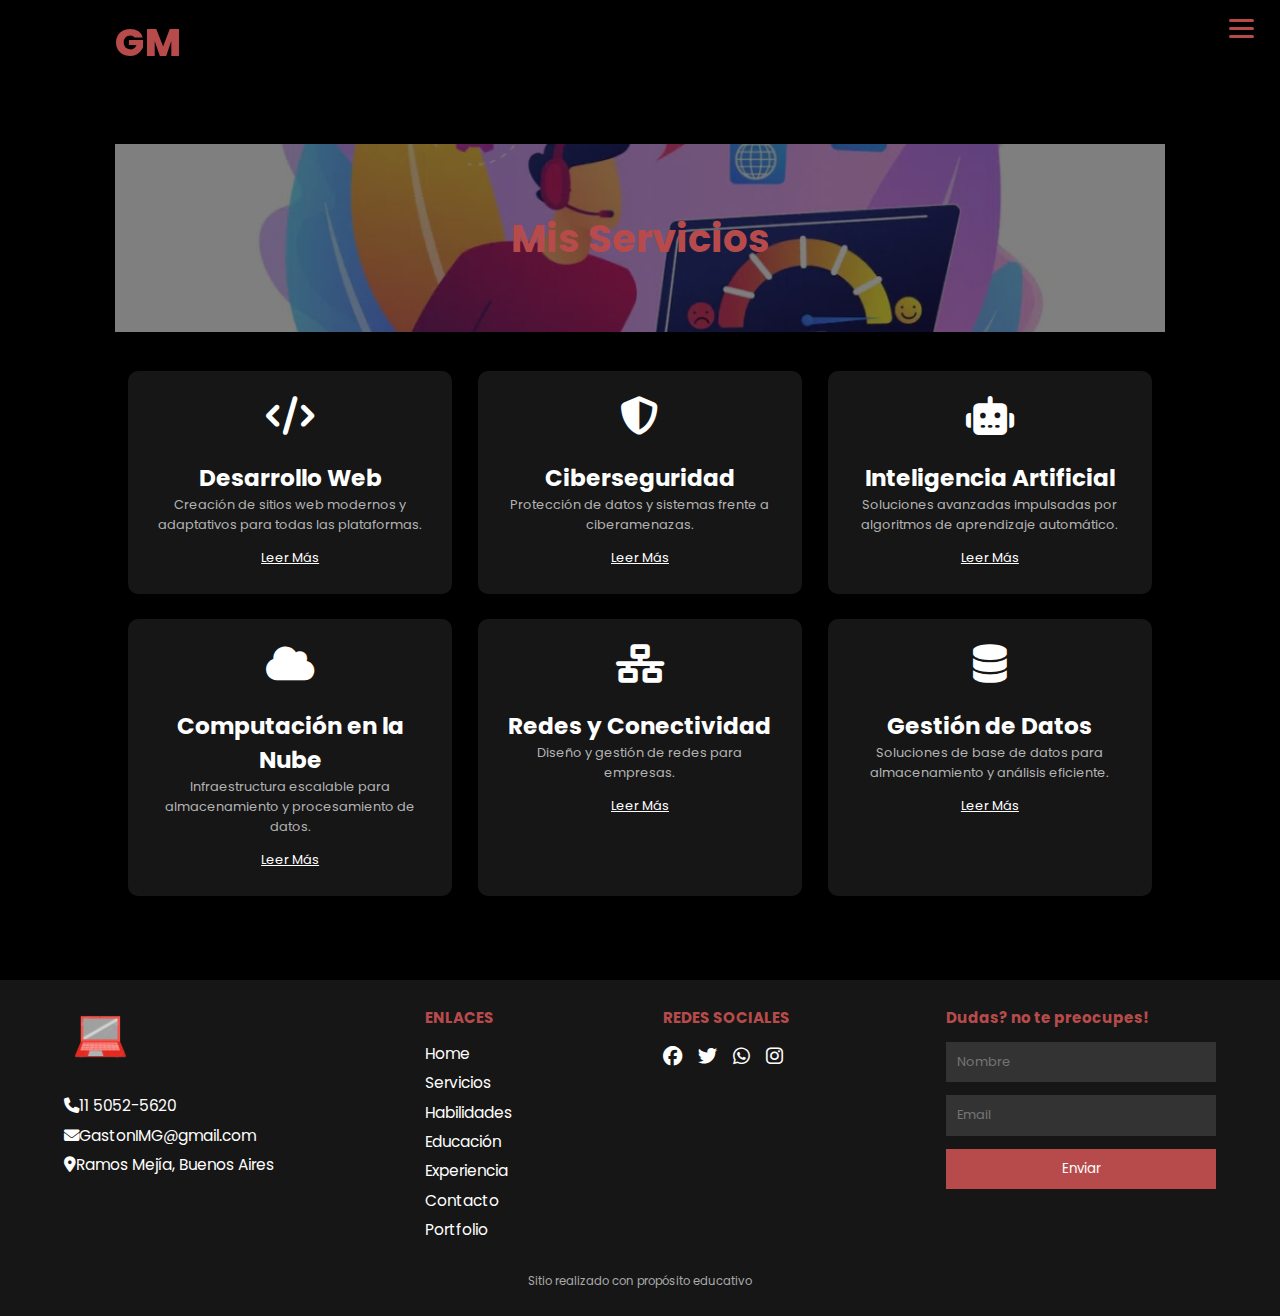
<file: pages/servicios.html>
<!DOCTYPE html>
<html lang="es">
<head>
    <meta charset="UTF-8">
    <meta name="viewport" content="width=device-width, initial-scale=1.0">
    <title>Servicios</title>
    <link rel="stylesheet" href="https://cdnjs.cloudflare.com/ajax/libs/font-awesome/6.5.2/css/all.min.css">
    <link rel="stylesheet" href="../estilos.css">
    <link rel="stylesheet" href="../css/servicios.css">
</head>
<body>
    <header>
        <a href="../index.html" class="logo">GM</a>
        <button class="hamburger-menu" aria-label="Toggle navigation">
            <span></span>
            <span></span>
            <span></span>
        </button>
        <nav>
          <a href="../index.html" class="activa">Home</a>
          <a href="../pages/servicios.html">Servicios</a>
          <a href="../pages/habilidades.html">Habilidades</a>
          <a href="../pages/educacion.html">Educación</a>
          <a href="../pages/experiencia.html">Experiencia</a>
          <a href="../pages/contacto.html">Contacto</a>
          <a href="../pages/portfolio.html">Portfolio</a>
        </nav>  
    </header>

    <br><br><br><br>

    <main>
        <section class="servicios">
            <div class="titulo-contenedor">
              <h2 class="titulo">Mis Servicios</h2>
            </div>
            <div class="servicios-contenedor">
              <div class="servicio">
                <i class="icono fas fa-code"></i>
                <h3>Desarrollo Web</h3>
                <p>Creación de sitios web modernos y adaptativos para todas las plataformas.</p>
                <span class="leer-mas">Leer Más</span>
                <div class="info-adicional">
                  <p>Ofrezco un desarrollo de sitios web personalizados con las últimas tecnologías como HTML5, CSS3, y frameworks populares.</p>
                </div>
              </div>
              
              <div class="servicio">
                <i class="icono fas fa-shield-alt"></i>
                <h3>Ciberseguridad</h3>
                <p>Protección de datos y sistemas frente a ciberamenazas.</p>
                <span class="leer-mas">Leer Más</span>
                <div class="info-adicional">
                  <p>Te ayudo a proteger tus datos mas sensibles implementando soluciones de seguridad avanzadas, incluyendo firewalls, monitoreo de redes, y detección de intrusiones.</p>
                </div>
              </div>
              
              <div class="servicio">
                <i class="icono fas fa-robot"></i>
                <h3>Inteligencia Artificial</h3>
                <p>Soluciones avanzadas impulsadas por algoritmos de aprendizaje automático.</p>
                <span class="leer-mas">Leer Más</span>
                <div class="info-adicional">
                  <p>Te ayudo a crear e implementar modelos de machine learning para análisis predictivo, procesamiento de lenguaje natural y más.</p>
                </div>
              </div>
              
              <div class="servicio">
                <i class="icono fas fa-cloud"></i>
                <h3>Computación en la Nube</h3>
                <p>Infraestructura escalable para almacenamiento y procesamiento de datos.</p>
                <span class="leer-mas">Leer Más</span>
                <div class="info-adicional">
                  <p>Te ayudo a completar adecuadamente la migración a la nube y el despliegue de soluciones cloud con proveedores como AWS, Azure y Google Cloud.</p>
                </div>
              </div>
              
              <div class="servicio">
                <i class="icono fas fa-network-wired"></i>
                <h3>Redes y Conectividad</h3>
                <p>Diseño y gestión de redes para empresas.</p>
                <span class="leer-mas">Leer Más</span>
                <div class="info-adicional">
                  <p>Ofrezco servicios de configuración, mantenimiento y optimización de redes empresariales seguras y eficientes.</p>
                </div>
              </div>
              
              <div class="servicio">
                <i class="icono fas fa-database"></i>
                <h3>Gestión de Datos</h3>
                <p>Soluciones de base de datos para almacenamiento y análisis eficiente.</p>
                <span class="leer-mas">Leer Más</span>
                <div class="info-adicional">
                  <p>Te ayudo a implementar y administrar bases de datos SQL y NoSQL para maximizar la eficiencia en el manejo de datos críticos.</p>
                </div>
              </div>
            </div>
        </section>                  
    </main>
    <footer class="footer">
        <div class="contenedor">
          <!-- Contacto -->
          <div class="contacto">
            <img src="../img/logo_pc.png" alt="Icono Chat" class="icono-contacto">
            <ul>
              <li><i class="fas fa-phone"></i>11 5052-5620</li>
              <li><i class="fas fa-envelope"></i>GastonIMG@gmail.com</li>
              <li><i class="fas fa-map-marker-alt"></i>Ramos Mejía, Buenos Aires</li>
            </ul>
          </div>
      
          <!-- Enlaces -->
          <div class="enlaces">
            <h3>ENLACES</h3>
            <ul>
                <li><a href="../index.html" class="active">Home</a></li>
                <li><a href="../pages/servicios.html">Servicios</a></li>
                <li><a href="../pages/habilidades.html">Habilidades</a></li>
                <li><a href="../pages/educacion.html">Educación</a></li>
                <li><a href="../pages/experiencia.html">Experiencia</a></li>
                <li><a href="../pages/contacto.html">Contacto</a></li>
                <li><a href="../pages/portfolio.html">Portfolio</a></li>
            </ul>
          </div>
      
          <!-- Redes Sociales -->
          <div class="redes-sociales">
            <h3>REDES SOCIALES</h3>
            <div class="iconos">
              <a href="https://www.facebook.com/gaston.martinez.5648" target="_blank"><i class="fab fa-facebook"></i></a>
              <a href="https://x.com/GastonDev_" target="_blank"><i class="fab fa-twitter"></i></a>
              <a href="https://w.app/W0iQK4" target="_blank"><i class="fab fa-whatsapp"></i></a>
              <a href="https://www.instagram.com/gastondev_/" target="_blank"><i class="fab fa-instagram"></i></a>
            </div>
          </div>
      
          
          <div class="newsletter">
            <h3>Dudas? no te preocupes!</h3>
            <form>
              <input type="text" placeholder="Nombre">
              <input type="email" placeholder="Email">
              <button type="submit">Enviar</button>
            </form>
          </div>
        </div>
        <div class="copyright">
          <p>Sitio realizado con propósito educativo</p>
        </div>
    </footer>

    <script src="../app.js"></script>
</body>
</html>
</file>
<file: estilos.css>
@import url('https://fonts.googleapis.com/css2?family=Poppins%3Awght%40100%3B200%3B300%3B400%3B500%3B600&display=swap%27%29%3B');

* {
    margin: 0;
    padding: 0;
    box-sizing: border-box;
    text-decoration: none;
    border: none;
    outline: none;
    font-family: 'Poppins', sans-serif;
}

html{
    font-size: 80.5%;
}

body{
    width: 100%;
    height: 100vh;
    overflow-x: hidden;
    background-color: black;
    color: white;
}

header{
    margin-top: 0px;
    position: fixed;
    top: 0;
    left: 0;
    width: 100%;
    padding: 1rem 9%;
    background-color: transparent;
    filter: drop-shadow(10px);
    display: flex;
    justify-content: space-between;
    align-items: center;
    z-index: 100;
}


.logo {
    font-size: 3rem;
    color: #b74b4b;
    font-weight: 800;
    letter-spacing: 0.1rem; /* Agrega espacio entre letras */
    cursor: pointer;
    transition: all 0.5s ease;
    position: relative;
}

/* Efecto de sombra interna */
.logo::before {
    content: '';
    position: relative;
    top: 0;
    left: 0;
    right: 0;
    bottom: 0;
    box-shadow: inset 2px 2px 8px rgba(0, 0, 0, 0.4);
    border-radius: 5px;
    transition: all 0.5s ease;
}

/* Efecto de brillo */
.logo::after {
    content: '';
    position: relative;
    top: 50%;
    left: 0;
    right: 0;
    height: 2px;
    background: linear-gradient(to right, transparent, #ffffff, transparent);
    transform: scaleX(0);
    transition: transform 0.5s ease;
}

/* Efecto al pasar el cursor */
.logo:hover {
    transform: scale(1.1);
    color: #ff6b6b; /* Cambia el color al hacer hover */

    /* Anima el brillo */
    transition-delay: 0.1s;
}

.logo:hover::after {
    transform: scaleX(1);
}



nav a{
    font-size: 1.8rem;
    color: white;
    margin-left: 4rem;
    font-weight: 500;
    transition: 0.3s ease;
    border-bottom: 3px solid transparent;
}

nav a:hover,
nav a.active{
    color: #b74b4b;
    border-bottom: 3px solid #b74b4b;
}




/* Menu Hamburguesa */


header {
    margin-top: 0px;
    position: fixed;
    top: 0;
    left: 0;
    width: 100%;
    padding: 1rem 9%;
    background-color: transparent;
    filter: drop-shadow(10px);
    display: flex;
    justify-content: space-between;
    align-items: center;
    z-index: 100;
}


nav {
    display: flex;
    gap: 2rem; 
    transition: transform 0.3s ease-in-out;
}


@media (max-width: 768px) {
    nav {
        position: fixed;
        top: 3rem;
        right: 0;
        height: auto;
        width: 30%;
        background-color: transparent;
        flex-direction: column; /* Cambiar disposición a vertical */
        align-items: center;
        justify-content: start;
        transform: translateX(100%); /* Mantener oculto */
        padding-top: 2rem; /* Para separar del header */
        gap: 1rem; /* Más espaciado vertical entre enlaces */
    }

    nav.active {
        transform: translateX(0); /* Mostrar al desplegar */
    }

    nav a {
        margin: 1rem 0; /* Espaciado vertical */
        width: 100%;
        text-align: center; /* Centrar el texto de los enlaces */
    }
}




/* Estilo del botón hamburguesa */
.hamburger-menu {
    display: none;
    flex-direction: column;
    gap: 5px;
    background: none;
    border: none;
    cursor: pointer;
    z-index: 1001;
}

.hamburger-menu span {
    display: block;
    width: 25px;
    height: 3px;
    background-color: #b74b4b;
    border-radius: 2px;
    transition: all 0.3s ease;
}

/* Mostrar botón hamburguesa en pantallas pequeñas */
@media (max-width: 768px) {
    .hamburger-menu {
        display: flex;
    }

    nav {
        display: none; /* Ocultar el nav por defecto en mobile */
    }

    nav.active {
        display: flex; /* Mostrarlo al hacer click en el menú hamburguesa */
    }
}
   

@media (min-width: 768px) and (max-width: 1300px) {
    .hamburger-menu {
        display: flex; /* Asegúrate de que el menú hamburguesa sea visible */
    }

    nav {
        display: none; /* Ocultar el nav por defecto */
    }

    nav.active {
        display: flex; /* Mostrarlo al activar el menú hamburguesa */
    }

    nav {
        position: fixed;
        top: 5rem;
        right: 0;
        height: auto; /* Ocupa todo el alto para tablets */
        width: auto; /* Ajusta el ancho para tablets */
        background-color: transparent;
        flex-direction: column;
        align-items: center;
        justify-content: center;
        transform: translateX(100%);
        transition: transform 0.3s ease-in-out;
        z-index: 100;
    }

    nav.active {
        transform: translateX(0); /* Desplaza el menú al activarlo */
    }

    nav a {
        
        margin: 0.3rem;
        font-size: 1.8rem; /* Ajusta el tamaño del texto */
        color: white;
    }

    .hamburger-menu {
        position: fixed;
        top: 1.5rem;
        right: 2rem;
        font-size: 2.5rem;
        z-index: 200;
        color: #fff;
        cursor: pointer;
    }
}

/* Fin menú hamburguesa */

/* Modo claro y modo oscuro */



section{
    min-height: 100vh;
    padding: 5rem 9% 5rem;
}

.home{
    display: flex;
    justify-content: center;
    align-items: center;
    gap: 8rem;
    background-color: black;
}

.home .home-contenido h1 {
    font-size: 6rem;
    font-weight: 700;
    line-height: 1.3;
}

span{
    color: #b74b4b;
}

.home-contenido h3{
    font-size: 4rem;
    margin-bottom: 1rem;
    font-weight: 700;
}

.home-contenido p{
    font-size: 1.6rem;

}

.home-img{
    border-radius: 50%;
}

.home-img img{
    position: relative;
    width: 32vw;
    border-radius: 50%;
    box-shadow: 0 0 25px solid #b74b4b;
    cursor: pointer;
    transition: 0.2s linear;
}

.home-img img:hover {
    font-size: 1.8rem;
    font-weight: 500;
}

.iconos-redes a{
    display: inline-flex;
    justify-content: center;
    align-items: center;
    width: 4rem;
    height: 4rem;
    background-color: transparent;
    border: 0.2rem solid #b74b4b;
    font-size: 2rem;
    border-radius: 50%;
    margin: 3rem 1.5rem 3rem;
    transition: 0.3s ease;
    color: #b74b4b;
}

.iconos-redes a:hover{
    color: black;
    transform: scale(1.3) translateY(-5px);
    background-color: #b74b4b;
    box-shadow: 0 0 25px #b74b4b;
}

.btn{
    display: inline-block;
    padding: 1rem 2.8rem;
    background-color: black;
    border-radius: 4rem;
    font-size: 1.6rem;
    color: #b74b4b;
    letter-spacing: 0.3rem;
    font-weight: 600;
    border: 2px solid #b74b4b;
    transition: 0.3s ease;
    cursor: pointer;
}

.btn:hover {
    transform: scale3d(1.03);
    background-color: #b74b4b;
    color: black;
    box-shadow: 0 0 25px #b74b4b;
}

.texto{
    font-size: 34px;
    font-weight: 600;
    min-width: 280px;
}

.texto span{
    position: relative;
}

.texto span::before {
    content: "Desarollador de Software";
    color: #b74b4b;
    animation: words 20s infinite;
}

.texto span::after {
    content: "";
    background-color: black;
    position: absolute;
    width: calc(100% + 8px);
    height: 100%;
    border-left: 3px solid black;
    right: -8;
    animation: cursor 0.6s infinite;
}

/* Footer */

.footer {
    background-color: #161616; /* Fondo del footer */
    color: white; /* Textos secundarios en blanco */
    padding: 2rem 5%;
    display: flex;
    flex-direction: column;
    align-items: center;
}
  
.footer .contenedor {
    display: flex;
    flex-wrap: wrap;
    justify-content: space-between;
    width: 100%;
    max-width: 1200px;
}
  
.footer .contacto ul,
.footer .enlaces ul {
    list-style: none;
    padding: 0;
}
  
.footer .contacto ul li,
.footer .enlaces ul li {
    margin: 0.5rem 0;
    font-size: 1.2rem;
}
  
.footer .contacto .icono-contacto {
    width: 70px;
    margin-bottom: 1rem;
}
  
.footer h3 {
    color: #b74b4b; /* Títulos en rojo */
    margin-bottom: 1rem;
}
  
.footer .enlaces a {
    color: white;
    text-decoration: none;
    transition: color 0.3s ease;
}
  
.footer .enlaces a:hover {
    color: #b74b4b; /* Cambio a rojo al pasar el cursor */
}
  
.footer .redes-sociales .iconos a {
    margin-right: 1rem;
    font-size: 1.5rem;
    color: white; /* Blanco por defecto */
    transition: color 0.3s ease;
}
  
.footer .redes-sociales .iconos a:hover {
    color: #b74b4b; /* Rojo al pasar el cursor */
}
  
.footer .newsletter form {
    display: flex;
    flex-direction: column;
}
  
.footer .newsletter input {
    margin-bottom: 1rem;
    padding: 0.8rem;
    border: none;
    background: #333; /* Fondo oscuro para inputs */
    color: white;
    font-size: 1rem;
}
  
.footer .newsletter button {
    padding: 0.8rem;
    background-color: #b74b4b; /* Botón en rojo */
    color: white;
    border: none;
    cursor: pointer;
    transition: background-color 0.3s ease;
}
  
.footer .newsletter button:hover {
    background-color: #ff6b6b; /* Rojo más claro al hover */
}
  
.footer .copyright {
    margin-top: 2rem;
    text-align: center;
    font-size: 0.9rem;
    color: #aaa;
}
  

/* Keyframes */

@keyframes cursor{
    to{
        border-left: 3px solid #b74b4b;
    }
}

@keyframes words {
    0%, 20% {
        content: "Desarrollador Web"
    }
    21%, 40%{
        content: "Desarrollador de Software"
    }
    41%, 60%{
        content:"Diseñador Web"
    }
    61%, 80%{
        content:"Agente de Ciberseguridad"
    }
    81%, 100%{
        content:"Consultor Tecnológico"
    }
}

@media (max-width: 1000px){
    .home{
        gap: 4rem;
    }
}

@media(max-width:995px){
    .home{
        flex-direction: column;
        margin: 5rem 4rem;
    }

    .home .home-contenido h3{
        font-size: 2.5rem;
    }

    .home-content h1{
        font-size: 5rem;
    }

    .home-img img{
        width:70vh;
        margin-top: 4rem;
    }
}
</file>
<file: css/contacto.css>
.contacto-section {
    padding: 5rem 9%;
    background-color: black;
    color: white;
    text-align: center;
}

.contacto-title {
    font-size: 3rem;
    color: #b74b4b;
    margin-bottom: 2rem;
    font-weight: 700;
}

.contacto-description {
    font-size: 1.6rem;
    color: #ddd;
    margin-bottom: 3rem;
    line-height: 1.5;
}

.contacto-socials {
    margin-bottom: 3rem;
}

.social-icon {
    display: inline-block;
    margin: 0 1rem;
    font-size: 2.5rem;
    color: #b74b4b;
    transition: transform 0.3s ease;
}

.social-icon:hover {
    transform: scale(1.3) translateY(-5px);
    box-shadow: 0 0 0px #b74b4b;
}

.contacto-form {
    margin-bottom: 4rem;
}

.input-group {
    margin-bottom: 2rem;
    text-align: left;
}

.input-group label {
    font-size: 1.4rem;
    color: #ddd;
    display: block;
    margin-bottom: 0.5rem;
}

.input-group input,
.input-group textarea {
    width: 100%;
    padding: 1rem;
    font-size: 1.2rem;
    background-color: #1c1c1c;
    border: none;
    color: white;
    border-radius: 8px;
    transition: background-color 0.3s ease;
}

.input-group input:focus,
.input-group textarea:focus {
    background-color: #333;
}

.submit-btn {
    font-size: 1.5rem;
    padding: 1rem 2rem;
    background-color: #b74b4b;
    border: none;
    color: white;
    font-weight: 700;
    cursor: pointer;
    border-radius: 5px;
    transition: background-color 0.3s ease;
}

.submit-btn:hover {
    background-color: #a13c3c;
}

.contacto-map {
    margin-top: 5rem;
}

.map-title {
    font-size: 2rem;
    color: #b74b4b;
    margin-bottom: 2rem;
}

.mapa-container {
    width: 100%;
    height: 400px;
    background-color: #1c1c1c;
    border-radius: 10px;
    box-shadow: 0 0 20px rgba(0, 0, 0, 0.5);
}

iframe {
    width: 100%;  /* Asegura que el iframe ocupe todo el ancho del contenedor */
    height: 100%;  /* Asegura que el iframe ocupe toda la altura del contenedor */
    border: 0;  /* Elimina el borde del iframe */
}

/* Animaciones */
@keyframes fadeInUp {
    0% {
        opacity: 0;
        transform: translateY(50px);
    }
    100% {
        opacity: 1;
        transform: translateY(0);
    }
}

.contacto-info,
.contacto-form,
.contacto-map {
    animation: fadeInUp 1s ease;
}
</file>
<file: css/educacion.css>
.educacion-section {
    padding: 5rem 9%;
    background-color: black;
    color: white;
    text-align: center;
}

.educacion-title {
    font-size: 3rem;
    color: #b74b4b;
    margin-bottom: 4rem;
    font-weight: 700;
}

.timeline {
    position: relative;
    width: 100%;
    max-width: 1200px;
    margin: 0 auto;
    padding-left: 2rem;
    padding-right: 2rem;
}

.timeline-item {
    position: relative;
    display: flex;
    margin-bottom: 5rem;
    align-items: center;
}

.timeline-point {
    width: 30px;
    height: 30px;
    background-color: #b74b4b;
    border-radius: 50%;
    position: absolute;
    left: -15px;
    top: 0;
    transition: background-color 0.3s;
}

.timeline-item:hover .timeline-point {
    background-color: #fff;
}

.timeline-content {
    width: 100%;
    padding-left: 50px;
    text-align: left;
    position: relative;
    background-color: #161616;
    border-radius: 10px;
    padding: 2rem;
    box-shadow: 0 0 20px rgba(0, 0, 0, 0.5);
    animation: fadeIn 1s ease;
}

.timeline-item:nth-child(even) .timeline-content {
    background-color: #1c1c1c;
}

.educacion-degree {
    font-size: 2rem;
    color: #b74b4b;
    font-weight: 700;
    margin-bottom: 1rem;
}

.educacion-university {
    font-size: 1.4rem;
    color: #ddd;
    margin-bottom: 0.5rem;
}

.educacion-date {
    font-size: 1.2rem;
    color: #b74b4b;
    margin-bottom: 1.5rem;
}

.educacion-description {
    font-size: 1.2rem;
    color: #ddd;
    line-height: 1.5;
}

.educacion-footer {
    margin-top: 4rem;
    padding-top: 2rem;
    text-align: center;
    font-size: 1.4rem;
    color: #ddd;
}

.footer-text {
    font-size: 1.2rem;
    line-height: 1.8;
    max-width: 800px;
    margin: 0 auto;
}

@keyframes fadeIn {
    0% {
        opacity: 0;
        transform: translateY(50px);
    }
    100% {
        opacity: 1;
        transform: translateY(0);
    }
}
</file>
<file: css/experiencia.css>
.experiencia-section {
    padding: 4rem 9%;
    background-color: black;
    color: white;
    text-align: center;
}

.experiencia-title {
    font-size: 3rem;
    color: #b74b4b;
    margin-bottom: 3rem;
    font-weight: 700;
}

.experiencia-timeline {
    position: relative;
    padding: 2rem 0;
    margin-left: 2rem;
    border-left: 3px solid #b74b4b;
}

.experiencia-item {
    position: relative;
    margin-bottom: 3rem;
}

.experiencia-content {
    position: relative;
    background-color: #161616;
    padding: 1.5rem;
    border-radius: 8px;
    box-shadow: 0px 4px 10px rgba(0, 0, 0, 0.3);
    margin-left: 2.5rem;
    color: white;
    text-align: left;
    transition: transform 0.3s ease;
}

.experiencia-item:hover .experiencia-content {
    transform: scale(1.03);
    box-shadow: 0px 8px 15px rgba(0, 0, 0, 0.5);
}

.experiencia-role {
    font-size: 1.8rem;
    font-weight: 700;
    color: #b74b4b;
    margin-bottom: 0.5rem;
}

.experiencia-company {
    font-size: 1.4rem;
    color: #ddd;
    margin-bottom: 0.5rem;
}

.experiencia-date {
    font-size: 1.2rem;
    color: #b74b4b;
    margin-bottom: 1rem;
    display: block;
}

.experiencia-description {
    font-size: 1.2rem;
    color: #ddd;
    line-height: 1.6;
}

.experiencia-item::before {
    content: '';
    position: absolute;
    left: -2.5rem;
    top: 10px;
    width: 10px;
    height: 10px;
    background-color: #b74b4b;
    border-radius: 50%;
    box-shadow: 0 0 10px rgba(0, 0, 0, 0.3);
}

.experiencia-summary {
    margin-top: 4rem;
    text-align: center;
    color: white;
    padding: 2rem 9%;
}

.experiencia-quote {
    font-size: 1.8rem;
    font-weight: 700;
    color: #b74b4b;
    margin-bottom: 1.5rem;
    font-style: italic;
    max-width: 700px;
    margin-left: auto;
    margin-right: auto;
}

.experiencia-summary-text {
    font-size: 1.4rem;
    color: #ddd;
    line-height: 1.8;
    margin-bottom: 2rem;
    max-width: 800px;
    margin-left: auto;
    margin-right: auto;
}

.experiencia-cta-button {
    font-size: 1.2rem;
    color: white;
    background-color: #b74b4b;
    padding: 0.8rem 2rem;
    border-radius: 5px;
    text-decoration: none;
    font-weight: 500;
    transition: background-color 0.3s ease;
}

.experiencia-cta-button:hover {
    background-color: white;
    color: #b74b4b;
}
</file>
<file: css/habilidades.css>
.skills-section {
    padding: 4rem 9%;
    background-color: black;
    color: white;
    text-align: center;
}

.skills-title {
    font-size: 3rem;
    color: #b74b4b;
    margin-bottom: 3rem;
    font-weight: 700;
}

.skills-grid {
    display: grid;
    grid-template-columns: repeat(auto-fit, minmax(250px, 1fr));
    gap: 2rem;
    align-items: stretch;
}

.skill-card {
    background-color: #161616;
    border: 2px solid #b74b4b;
    border-radius: 10px;
    padding: 2rem;
    text-align: center;
    transition: transform 0.3s ease, box-shadow 0.3s ease;
}

.skill-card:hover {
    transform: scale(1.05);
    box-shadow: 0px 6px 12px rgba(206, 7, 7, 0.633);
}

.skill-icon {
    font-size: 3rem;
    margin-bottom: 1rem;
    color: #b74b4b;
}

.skill-name {
    font-size: 1.8rem;
    font-weight: 700;
    color: white;
    margin-bottom: 0.5rem;
}

.skill-description {
    font-size: 1.4rem;
    color: #ddd;
    margin-bottom: 1rem;
    line-height: 1.6;
}

.skill-level {
    display: inline-block;
    font-size: 1.2rem;
    padding: 0.5rem 1rem;
    color: #b74b4b;
    border: 1px solid #b74b4b;
    border-radius: 5px;
}
 
.skills-summary {
    margin-top: 3rem;
    font-size: 1.4rem;
    color: #ddd;
    line-height: 1.8;
    max-width: 800px;
    margin-left: auto;
    margin-right: auto;
    text-align: center;
}
</file>
<file: css/portfolio.css>
.portfolio-section {
    padding: 4rem 9%;
    background-color: black;
    color: white;
    text-align: center;
}

.portfolio-title {
    font-size: 3rem;
    color: #b74b4b;
    margin-bottom: 3rem;
    font-weight: 700;
}

.portfolio-mosaic {
    display: grid;
    grid-template-columns: 1fr 1fr;
    gap: 1.5rem;
}

.portfolio-item {
    position: relative;
    background-size: cover;
    background-position: center;
    height: 400px; /* Ajusta la altura según prefieras */
    border-radius: 10px;
    overflow: hidden;
    transition: transform 0.3s ease, box-shadow 0.3s ease;
}

.portfolio-item:hover {
    transform: scale(1.02);
    box-shadow: 0px 8px 15px rgba(0, 0, 0, 0.5);
}

.portfolio-overlay {
    position: absolute;
    top: 0;
    left: 0;
    width: 100%;
    height: 100%;
    background-color: rgba(0, 0, 0, 0.6);
    opacity: 0;
    display: flex;
    flex-direction: column;
    justify-content: center;
    align-items: center;
    color: white;
    transition: opacity 0.3s ease;
    padding: 1.5rem;
    text-align: center;
}

.portfolio-item:hover .portfolio-overlay {
    opacity: 1;
}

.portfolio-name {
    font-size: 1.8rem;
    font-weight: 700;
    color: #b74b4b;
    margin-bottom: 0.5rem;
}

.portfolio-description {
    font-size: 1.2rem;
    color: #ddd;
    margin-bottom: 1rem;
}

.portfolio-link {
    font-size: 1.2rem;
    color: #b74b4b;
    text-decoration: none;
    font-weight: 500;
    border-bottom: 1px solid #b74b4b;
    transition: color 0.3s ease, border-color 0.3s ease;
}

.portfolio-link:hover {
    color: white;
    border-color: white;
}

.portfolio-summary {
    margin-top: 3rem;
    font-size: 1.4rem;
    color: #ddd;
    line-height: 1.8;
    max-width: 800px;
    margin-left: auto;
    margin-right: auto;
    text-align: center;
}
</file>
<file: css/servicios.css>
.servicios {
    padding: 5rem 9%;
    background-color: black;
    color: white;
    text-align: center;
}
  
.titulo-contenedor {
    position: relative;
    text-align: center;
    color: white;
    margin-bottom: 3rem;
    padding: 5rem 0;
    background: url('../img/atencion-al-cliente-y-marketing-digital-1024x576.png.png') center/cover no-repeat;
}
  
.titulo-contenedor::after {
    content: '';
    position: absolute;
    top: 0;
    left: 0;
    width: 100%;
    height: 100%;
    background-color: rgba(0, 0, 0, 0.5);
    z-index: 1;
}
  
.titulo {
    color: #b74b4b;
    position: relative;
    font-size: 3rem;
    font-weight: bold;
    z-index: 2;
}
  
.servicios-contenedor {
    display: flex;
    flex-wrap: wrap;
    justify-content: center;
    gap: 2rem;
}
  
.servicio {
    background-color: #161616;
    padding: 2rem;
    border-radius: 10px;
    box-shadow: 0 5px 15px rgba(0, 0, 0, 0.2);
    transition: transform 0.3s ease, background-color 0.3s ease;
    width: calc(33.333% - 2rem);
    position: relative;
}
  
.servicio h3 {
    font-size: 1.8rem;
    margin-top: 1rem;
    color: white;
}
  
.servicio p {
    font-size: 1rem;
    color: #b3b3b3;
}
  
.leer-mas {
    display: inline-block;
    margin-top: 1rem;
    color: white;
    cursor: pointer;
    text-decoration: underline;
}
  
.info-adicional {
    display: none;
    margin-top: 1rem;
    font-size: 0.9rem;
    color: #e0e0e0;
}
  
.servicio:hover {
    transform: translateY(-10px);
    background-color: #b74b4b;
}
  
  /* Responsivo */
  @media (max-width: 768px) {
    .servicios-contenedor {
      flex-direction: column;
    }
  
.servicio {
    width: 100%;}
}
  
.servicio .icono {
    font-size: 3rem;
    color: white; /* Color rojo para los iconos */
    margin-bottom: 1rem;
  }
</file>
